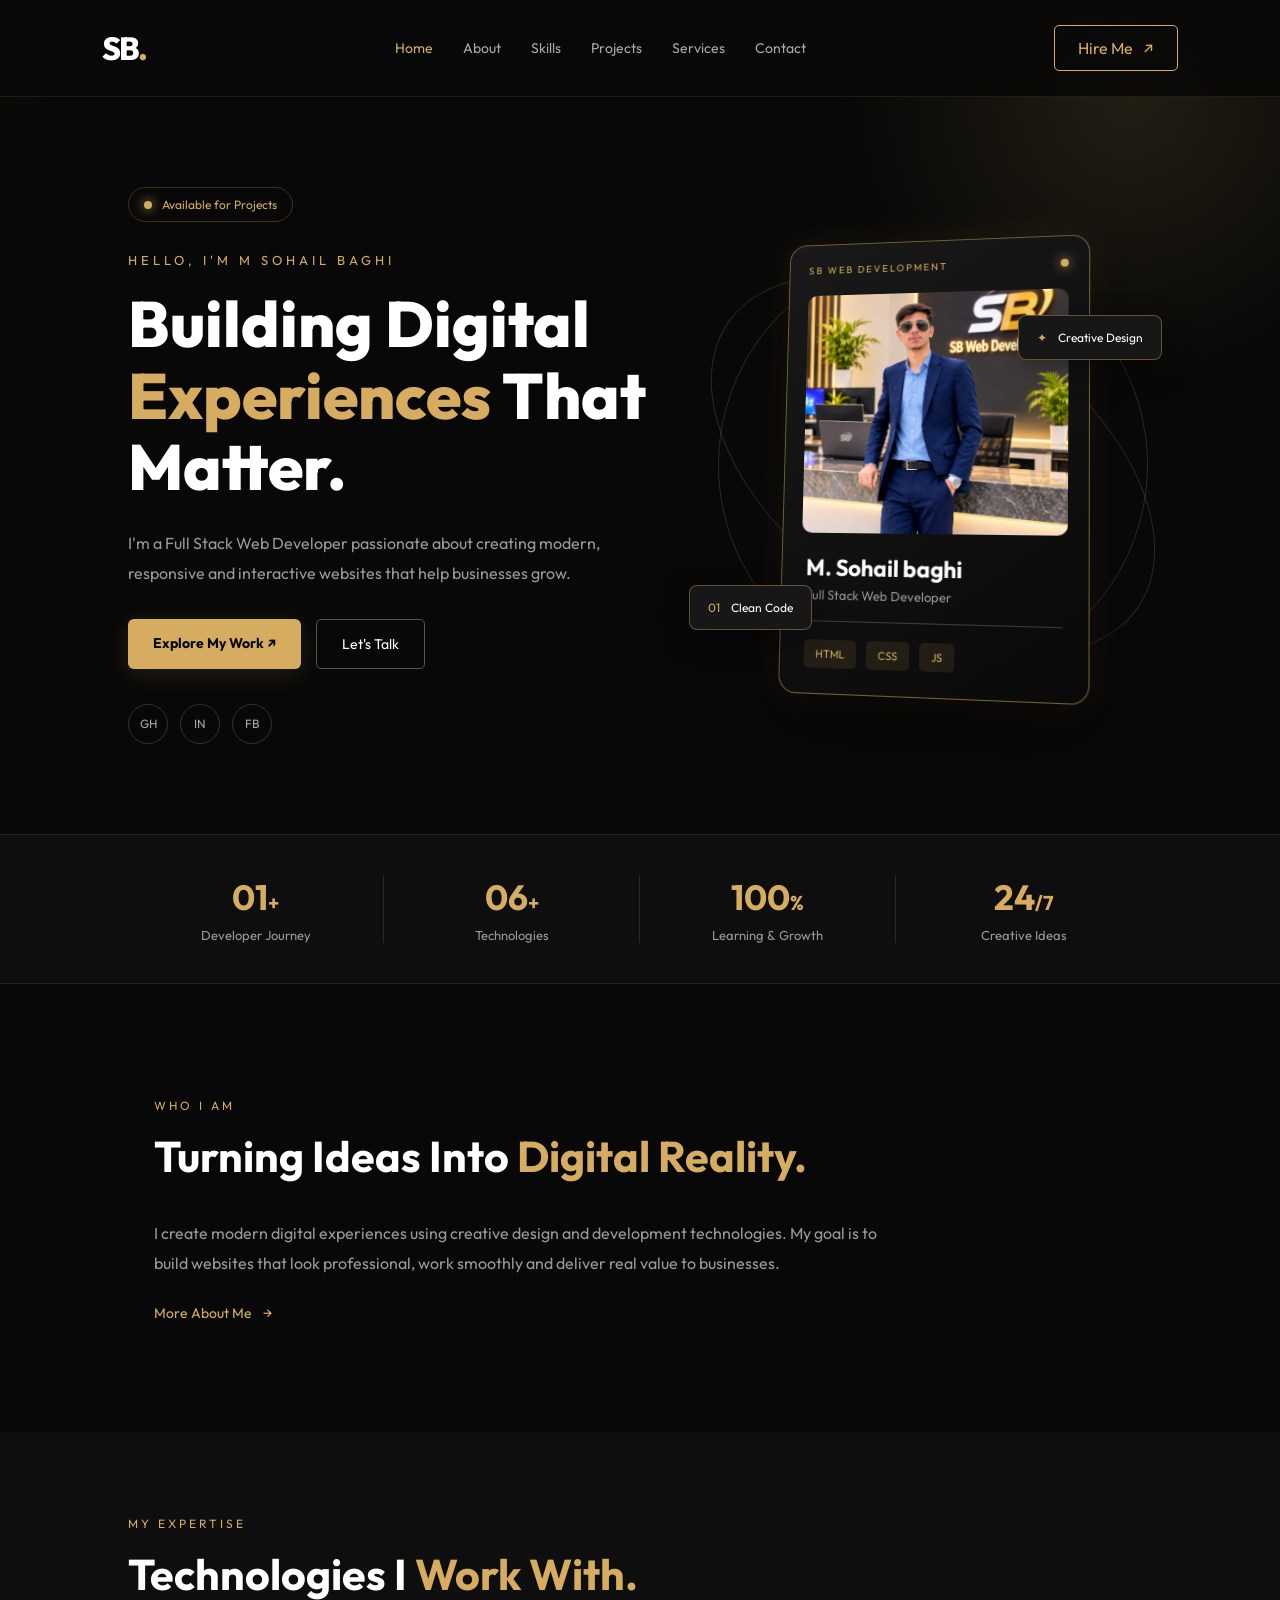
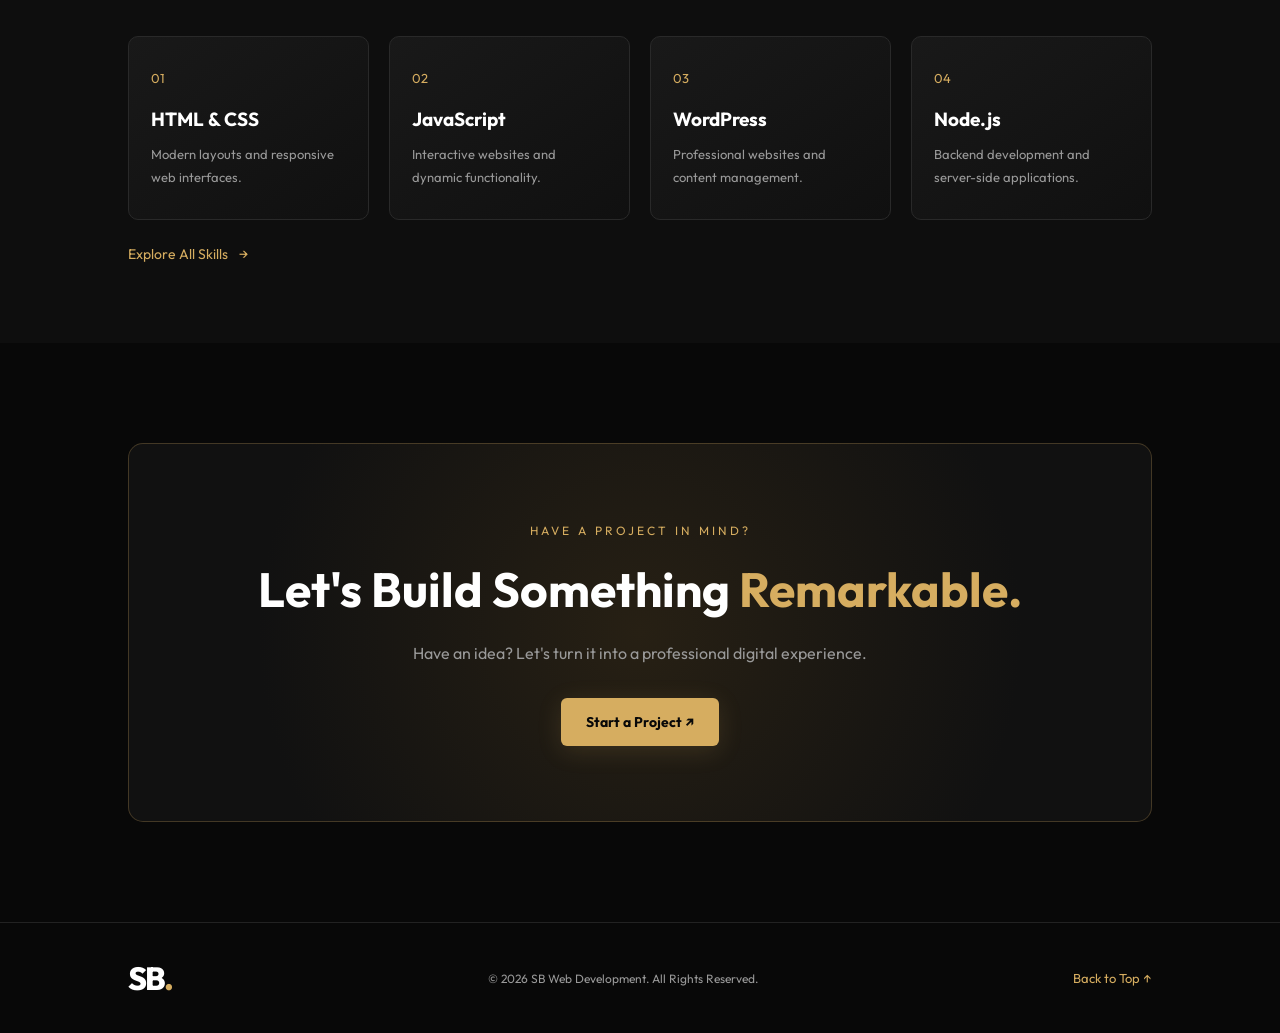
<file: index.html>
<!DOCTYPE html>
<html lang="en">
<head>
    <meta charset="UTF-8">
    <meta name="viewport" content="width=device-width, initial-scale=1.0">

    <title>Muhammad Sohail | SB Web Development</title>

    <meta name="description" content="M. Sohail Baghi - SB Web Development. Explore modern web development projects, website design, e-commerce solutions, and development services.">

    <meta name="author" content="M. Sohail Baghi">

    <meta name="theme-color" content="#080808">

    <meta name="description" content="Muhammad Sohail - Full Stack Web Developer. Professional website development, e-commerce and web solutions.">

    <link rel="stylesheet" href="css/style.css">

    <!-- Google Font -->
    <link rel="preconnect" href="https://fonts.googleapis.com">
    <link rel="preconnect" href="https://fonts.gstatic.com" crossorigin>

    <link href="https://fonts.googleapis.com/css2?family=Outfit:wght@300;400;500;600;700;800&display=swap" rel="stylesheet">
</head>

<body>

    <!-- Background Effects -->
    <div class="background-glow"></div>
    <div class="cursor-glow"></div>

    <!-- Navbar -->
    <header class="header">

        <a href="index.html" class="logo">
            SB<span>.</span>
        </a>

        <nav class="navbar" id="navbar">
            <a href="index.html" class="active">Home</a>
            <a href="about.html">About</a>
            <a href="skills.html">Skills</a>
            <a href="projects.html">Projects</a>
            <a href="services.html">Services</a>
            <a href="contact.html">Contact</a>
        </nav>

        <a href="contact.html" class="nav-btn">
            Hire Me <span>↗</span>
        </a>

        <button class="menu-btn" id="menu-btn" aria-label="Toggle navigation">
            ☰
        </button>

    </header>


    <!-- Hero Section -->
    <main>

        <section class="hero">

            <!-- Hero Content -->
            <div class="hero-content">

                <div class="availability">
                    <span class="status-dot"></span>
                    Available for Projects
                </div>

                <p class="hero-subtitle">
                    HELLO, I'M M SOHAIL BAGHI
                </p>

                <h1>
                    Building Digital
                    <span>Experiences</span>
                    That Matter.
                </h1>

                <p class="hero-description">
                    I'm a Full Stack Web Developer passionate about
                    creating modern, responsive and interactive
                    websites that help businesses grow.
                </p>

                <div class="hero-buttons">

                    <a href="projects.html" class="primary-btn">
                        Explore My Work <span>↗</span>
                    </a>

                    <a href="contact.html" class="secondary-btn">
                        Let's Talk
                    </a>

                </div>

                <!-- Social Links -->
                <div class="social-links">

                    <a href="#" aria-label="GitHub">GH</a>
                    <a href="#" aria-label="LinkedIn">IN</a>
                    <a href="#" aria-label="Facebook">FB</a>

                </div>

            </div>


            <!-- 3D Profile Area -->
            <div class="hero-visual">

                <div class="orbit orbit-one"></div>
                <div class="orbit orbit-two"></div>

                <div class="profile-card">

                    <div class="card-top">
                        <span>SB WEB DEVELOPMENT</span>
                        <span class="gold-dot"></span>
                    </div>

                    <div class="profile-image">
                        <img src="css/image/baghi4.jpeg"
                             alt="M. Sohail Baghi- Web Developer">
                    </div>

                    <div class="profile-info">

                        <h2>M. Sohail baghi</h2>

                        <p>Full Stack Web Developer</p>

                        <div class="profile-line"></div>

                        <div class="profile-tech">
                            <span>HTML</span>
                            <span>CSS</span>
                            <span>JS</span>
                        </div>

                    </div>

                </div>


                <!-- Floating Elements -->
                <div class="floating-card floating-one">
                    <span>✦</span>
                    Creative Design
                </div>

                <div class="floating-card floating-two">
                    <span>01</span>
                    Clean Code
                </div>

            </div>

        </section>


        <!-- Statistics -->
        <section class="stats">

            <div class="stat-item">
                <h2>01<span>+</span></h2>
                <p>Developer Journey</p>
            </div>

            <div class="stat-item">
                <h2>06<span>+</span></h2>
                <p>Technologies</p>
            </div>

            <div class="stat-item">
                <h2>100<span>%</span></h2>
                <p>Learning & Growth</p>
            </div>

            <div class="stat-item">
                <h2>24<span>/7</span></h2>
                <p>Creative Ideas</p>
            </div>

        </section>


        <!-- Introduction -->
        <section class="intro-section">

            <div class="section-heading">
                <span class="section-label">WHO I AM</span>

                <h2>
                    Turning Ideas Into
                    <span>Digital Reality.</span>
                </h2>
            </div>

            <p>
                I create modern digital experiences using creative
                design and development technologies. My goal is to
                build websites that look professional, work smoothly
                and deliver real value to businesses.
            </p>

            <a href="about.html" class="text-link">
                More About Me <span>→</span>
            </a>

        </section>


        <!-- Featured Skills -->
        <section class="featured-skills">

            <div class="section-heading">
                <span class="section-label">MY EXPERTISE</span>
                <h2>Technologies I <span>Work With.</span></h2>
            </div>

            <div class="skills-grid">

                <div class="skill-card">
                    <span class="skill-number">01</span>
                    <h3>HTML & CSS</h3>
                    <p>Modern layouts and responsive web interfaces.</p>
                </div>

                <div class="skill-card">
                    <span class="skill-number">02</span>
                    <h3>JavaScript</h3>
                    <p>Interactive websites and dynamic functionality.</p>
                </div>

                <div class="skill-card">
                    <span class="skill-number">03</span>
                    <h3>WordPress</h3>
                    <p>Professional websites and content management.</p>
                </div>

                <div class="skill-card">
                    <span class="skill-number">04</span>
                    <h3>Node.js</h3>
                    <p>Backend development and server-side applications.</p>
                </div>

            </div>

            <a href="skills.html" class="text-link">
                Explore All Skills <span>→</span>
            </a>

        </section>


        <!-- CTA -->
        <section class="cta-section">

            <span class="section-label">HAVE A PROJECT IN MIND?</span>

            <h2>
                Let's Build Something
                <span>Remarkable.</span>
            </h2>

            <p>
                Have an idea? Let's turn it into a professional
                digital experience.
            </p>

            <a href="contact.html" class="primary-btn">
                Start a Project <span>↗</span>
            </a>

        </section>

    </main>


    <!-- Footer -->
    <footer class="footer">

        <a href="index.html" class="logo">
            SB<span>.</span>
        </a>

        <p>
            © 2026 SB Web Development. All Rights Reserved.
        </p>

        <a href="#top" class="back-top">Back to Top ↑</a>

    </footer>


    <script src="js/script.js"></script>

</body>
</html>
</file>
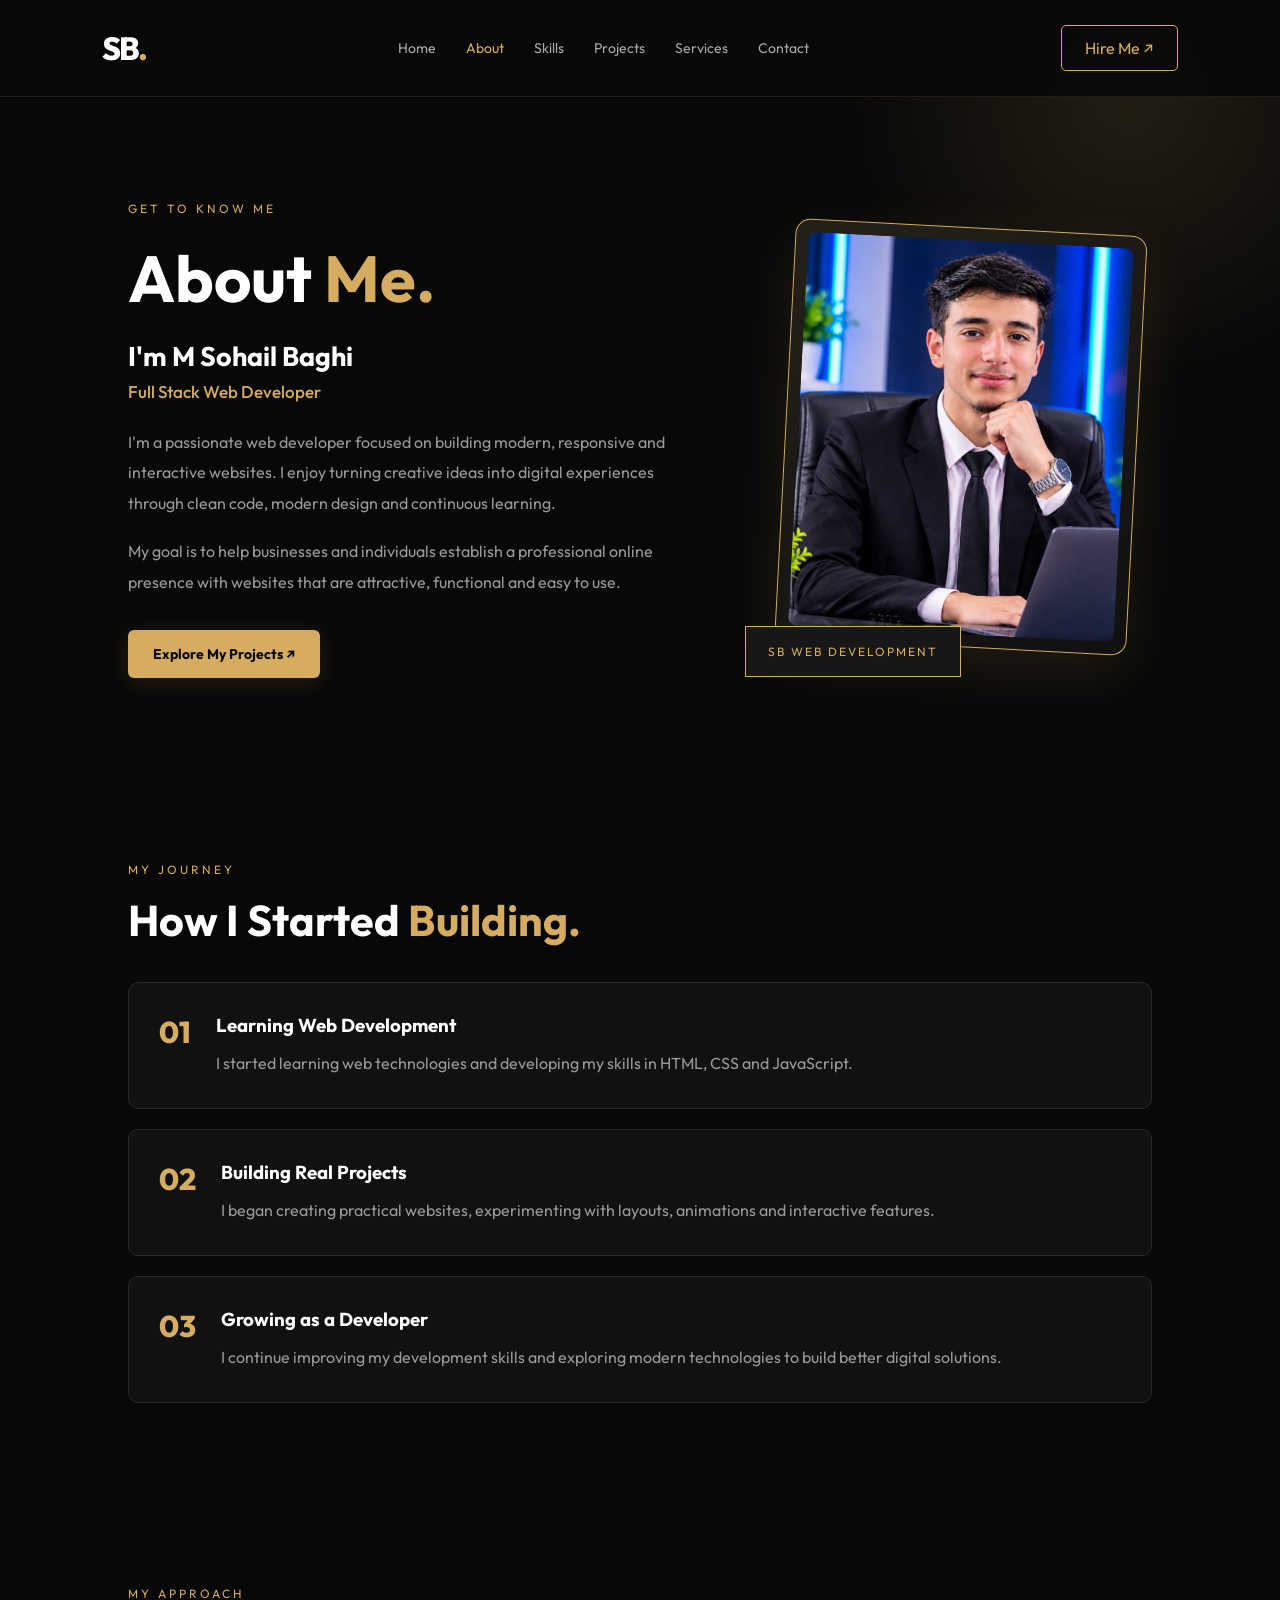
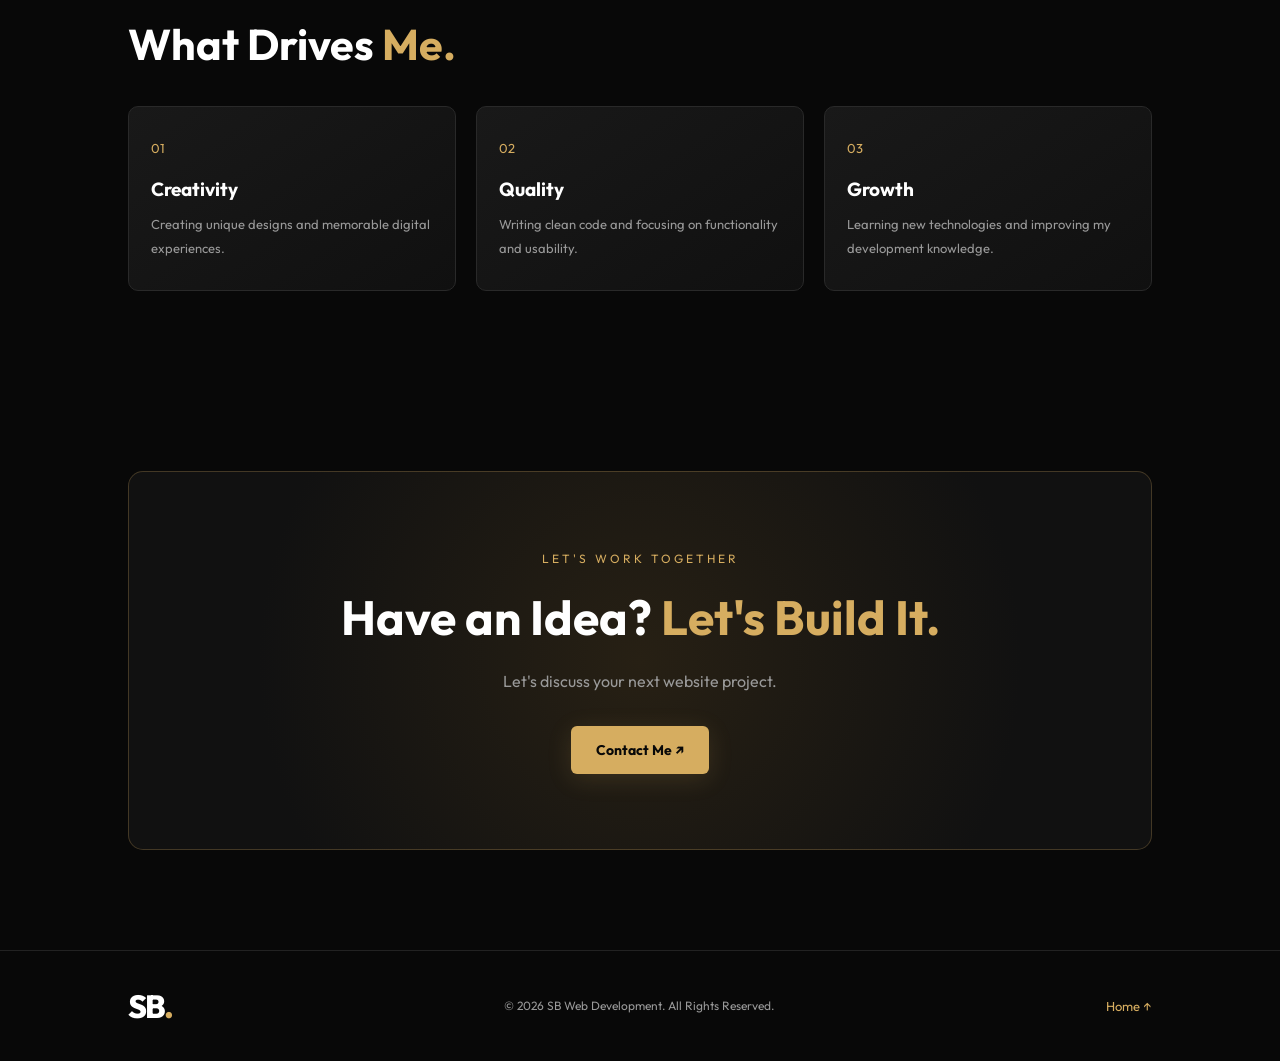
<file: about.html>
<!DOCTYPE html>
<html lang="en">
<head>
    <meta charset="UTF-8">
    <meta name="viewport" content="width=device-width, initial-scale=1.0">

    <title>About Me | SB Web Development</title>
     <link rel="icon" type="image/png" href="css/image/logo.jpeg">

<meta name="description" content="M. Sohail Baghi - SB Web Development. Explore modern web development projects, website design, e-commerce solutions, and development services.">

<meta name="author" content="M. Sohail Baghi">

<meta name="theme-color" content="#080808">


    <link rel="stylesheet" href="css/style.css">

    <link href="https://fonts.googleapis.com/css2?family=Outfit:wght@300;400;500;600;700;800&display=swap" rel="stylesheet">
</head>

<body>

    <div class="background-glow"></div>

    <!-- Navbar -->
    <header class="header">

        <a href="index.html" class="logo">SB<span>.</span></a>

        <nav class="navbar" id="navbar">
            <a href="index.html">Home</a>
            <a href="about.html" class="active">About</a>
            <a href="skills.html">Skills</a>
            <a href="projects.html">Projects</a>
            <a href="services.html">Services</a>
            <a href="contact.html">Contact</a>
        </nav>

        <a href="contact.html" class="nav-btn">Hire Me ↗</a>

        <button class="menu-btn" id="menu-btn">☰</button>

    </header>


    <!-- About Hero -->
    <main>

        <section class="about-hero">

            <div class="about-content">

                <span class="section-label">GET TO KNOW ME</span>

                <h1>
                    About <span>Me.</span>
                </h1>

                <h2>I'm M Sohail Baghi</h2>

                <h3>Full Stack Web Developer</h3>

                <p>
                    I'm a passionate web developer focused on building
                    modern, responsive and interactive websites.

                    I enjoy turning creative ideas into digital
                    experiences through clean code, modern design
                    and continuous learning.
                </p>

                <p>
                    My goal is to help businesses and individuals
                    establish a professional online presence with
                    websites that are attractive, functional and easy
                    to use.
                </p>

                <a href="projects.html" class="primary-btn">
                    Explore My Projects ↗
                </a>

            </div>

            <div class="about-visual">

                <div class="about-image-frame">
                    <img src="css/image/baghi3.jpeg"
                         alt="M. Sohail Baghi">
                </div>

                <div class="about-decoration">
                    SB WEB DEVELOPMENT
                </div>

            </div>

        </section>


        <!-- My Journey -->
        <section class="journey-section">

            <div class="section-heading">
                <span class="section-label">MY JOURNEY</span>
                <h2>How I Started <span>Building.</span></h2>
            </div>

            <div class="journey-card">

                <span class="journey-number">01</span>

                <div>
                    <h3>Learning Web Development</h3>

                    <p>
                        I started learning web technologies and
                        developing my skills in HTML, CSS and
                        JavaScript.
                    </p>
                </div>

            </div>

            <div class="journey-card">

                <span class="journey-number">02</span>

                <div>
                    <h3>Building Real Projects</h3>

                    <p>
                        I began creating practical websites,
                        experimenting with layouts, animations
                        and interactive features.
                    </p>
                </div>

            </div>

            <div class="journey-card">

                <span class="journey-number">03</span>

                <div>
                    <h3>Growing as a Developer</h3>

                    <p>
                        I continue improving my development skills
                        and exploring modern technologies to
                        build better digital solutions.
                    </p>
                </div>

            </div>

        </section>


        <!-- Personal Goals -->
        <section class="goals-section">

            <div class="section-heading">
                <span class="section-label">MY APPROACH</span>
                <h2>What Drives <span>Me.</span></h2>
            </div>

            <div class="goals-grid">

                <div class="skill-card">
                    <span class="skill-number">01</span>
                    <h3>Creativity</h3>
                    <p>
                        Creating unique designs and memorable
                        digital experiences.
                    </p>
                </div>

                <div class="skill-card">
                    <span class="skill-number">02</span>
                    <h3>Quality</h3>
                    <p>
                        Writing clean code and focusing on
                        functionality and usability.
                    </p>
                </div>

                <div class="skill-card">
                    <span class="skill-number">03</span>
                    <h3>Growth</h3>
                    <p>
                        Learning new technologies and improving
                        my development knowledge.
                    </p>
                </div>

            </div>

        </section>


        <!-- Contact CTA -->
        <section class="cta-section">

            <span class="section-label">LET'S WORK TOGETHER</span>

            <h2>
                Have an Idea?
                <span>Let's Build It.</span>
            </h2>

            <p>
                Let's discuss your next website project.
            </p>

            <a href="contact.html" class="primary-btn">
                Contact Me ↗
            </a>

        </section>

    </main>


    <!-- Footer -->
    <footer class="footer">

        <a href="index.html" class="logo">SB<span>.</span></a>

        <p>© 2026 SB Web Development. All Rights Reserved.</p>

        <a href="index.html" class="back-top">Home ↑</a>

    </footer>

    <script src="js/script.js"></script>

</body>
</html>
</file>
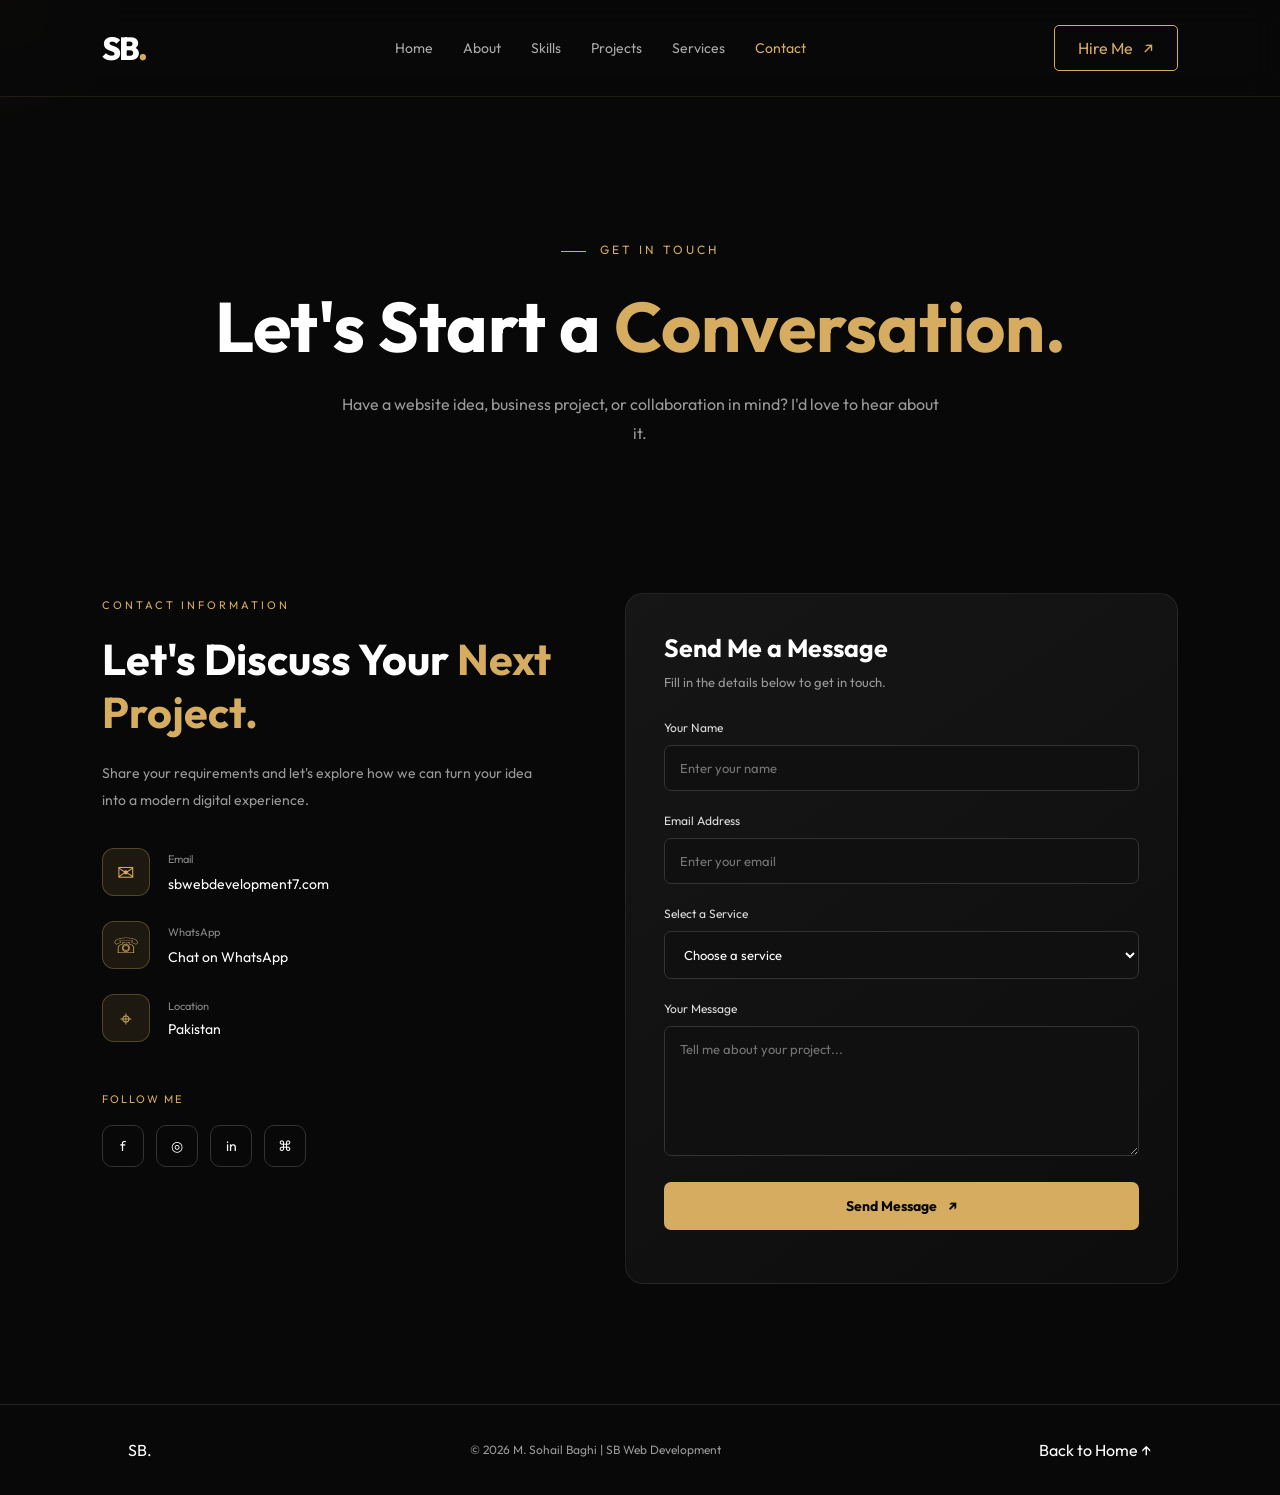
<file: contact.html>
<!DOCTYPE html>
<html lang="en">
<head>
    <meta charset="UTF-8">
    <meta name="viewport" content="width=device-width, initial-scale=1.0">

    <title>Contact | M. Sohail Baghi</title>
      <link rel="icon" type="image/png" href="css/image/logo.jpeg">

<meta name="description" content="M. Sohail Baghi - SB Web Development. Explore modern web development projects, website design, e-commerce solutions, and development services.">

<meta name="author" content="M. Sohail Baghi">

<meta name="theme-color" content="#080808">


    <link rel="stylesheet" href="css/style.css">
</head>

<body>

    <div class="cursor-glow"></div>

    <!-- NAVBAR -->
     <header class="header">
        <a href="index.html" class="logo">
            SB<span>.</span>
        </a>

        <nav class="navbar" id="navbar">
            <a href="index.html">Home</a>
            <a href="about.html">About</a>
            <a href="skills.html">Skills</a>
            <a href="projects.html" class="active">Projects</a>
            <a href="services.html">Services</a>
            <a href="contact.html">Contact</a>
        </nav>

        <a href="contact.html" class="nav-btn">
            Hire Me <span>↗</span>
        </a>

         <button class="menu-btn" id="menu-btn" aria-label="Toggle navigation">
            ☰
        </button>

    </header>


    <!-- CONTACT HERO -->
    <section class="contact-hero">

        <div class="section-label">
            <span></span> GET IN TOUCH
        </div>

        <h1>
            Let's Start a <span>Conversation.</span>
        </h1>

        <p>
            Have a website idea, business project,
            or collaboration in mind? I'd love to hear
            about it.
        </p>

    </section>


    <!-- CONTACT SECTION -->
    <section class="contact-section">

        <!-- LEFT SIDE -->
        <div class="contact-details">

            <span class="small-heading">CONTACT INFORMATION</span>

            <h2>
                Let's Discuss Your
                <span>Next Project.</span>
            </h2>

            <p class="contact-description">
                Share your requirements and let's explore
                how we can turn your idea into a modern
                digital experience.
            </p>


            <div class="contact-item">

                <div class="contact-icon">✉</div>

                <div>
                    <span>Email</span>
                    <a href="mailto:sbwebdevelopment7.com">
                       sbwebdevelopment7.com
                    </a>
                </div>

            </div>


            <div class="contact-item">

                <div class="contact-icon">☏</div>

                <div>
                    <span>WhatsApp</span>
                    <a href="https://wa.me/03355116713"
                       target="_blank"
                       rel="noopener">
                        Chat on WhatsApp
                    </a>
                </div>

            </div>


            <div class="contact-item">

                <div class="contact-icon">⌖</div>

                <div>
                    <span>Location</span>
                    <p>Pakistan</p>
                </div>

            </div>


            <div class="contact-socials">

                <span>FOLLOW ME</span>

                <div>
                    <a href="https://www.facebook.com/profile.php?id=61596204847535" aria-label="Facebook">f</a>
                    <a href="https://www.instagram.com/sb.web.development?obrf=MThwdzhqandjemsxdw==" aria-label="Instagram">◎</a>
                    <a href="#" aria-label="LinkedIn">in</a>
                    <a href="#" aria-label="GitHub">⌘</a>
                </div>

            </div>

        </div>


        <!-- RIGHT SIDE FORM -->
        <div class="contact-form-box">

            <h3>Send Me a Message</h3>

            <p>Fill in the details below to get in touch.</p>

            <form id="contactForm">

                <div class="form-group">

                    <label for="name">Your Name</label>

                    <input
                        type="text"
                        id="name"
                        name="name"
                        placeholder="Enter your name"
                        required
                    >

                </div>


                <div class="form-group">

                    <label for="email">Email Address</label>

                    <input
                        type="email"
                        id="email"
                        name="email"
                        placeholder="Enter your email"
                        required
                    >

                </div>


                <div class="form-group">

                    <label for="service">Select a Service</label>

                    <select id="service" name="service" required>

                        <option value="">Choose a service</option>
                        <option>Business Website</option>
                        <option>E-commerce Website</option>
                        <option>Responsive Web Design</option>
                        <option>Website Maintenance</option>
                        <option>Other</option>

                    </select>

                </div>


                <div class="form-group">

                    <label for="message">Your Message</label>

                    <textarea
                        id="message"
                        name="message"
                        rows="5"
                        placeholder="Tell me about your project..."
                        required
                    ></textarea>

                </div>


                <button type="submit" class="contact-submit">
                    Send Message <span>↗</span>
                </button>

                <p id="form-status" class="form-status" aria-live="polite"></p>

            </form>

        </div>

    </section>


    <!-- FOOTER -->
    <footer class="footer">

        <div class="footer-logo">SB<span>.</span></div>

        <p>
            © <span id="year"></span> M. Sohail Baghi |
            SB Web Development
        </p>

        <a href="index.html">Back to Home ↑</a>

    </footer>


    <script src="js/script.js"></script>

</body>
</html>
</file>
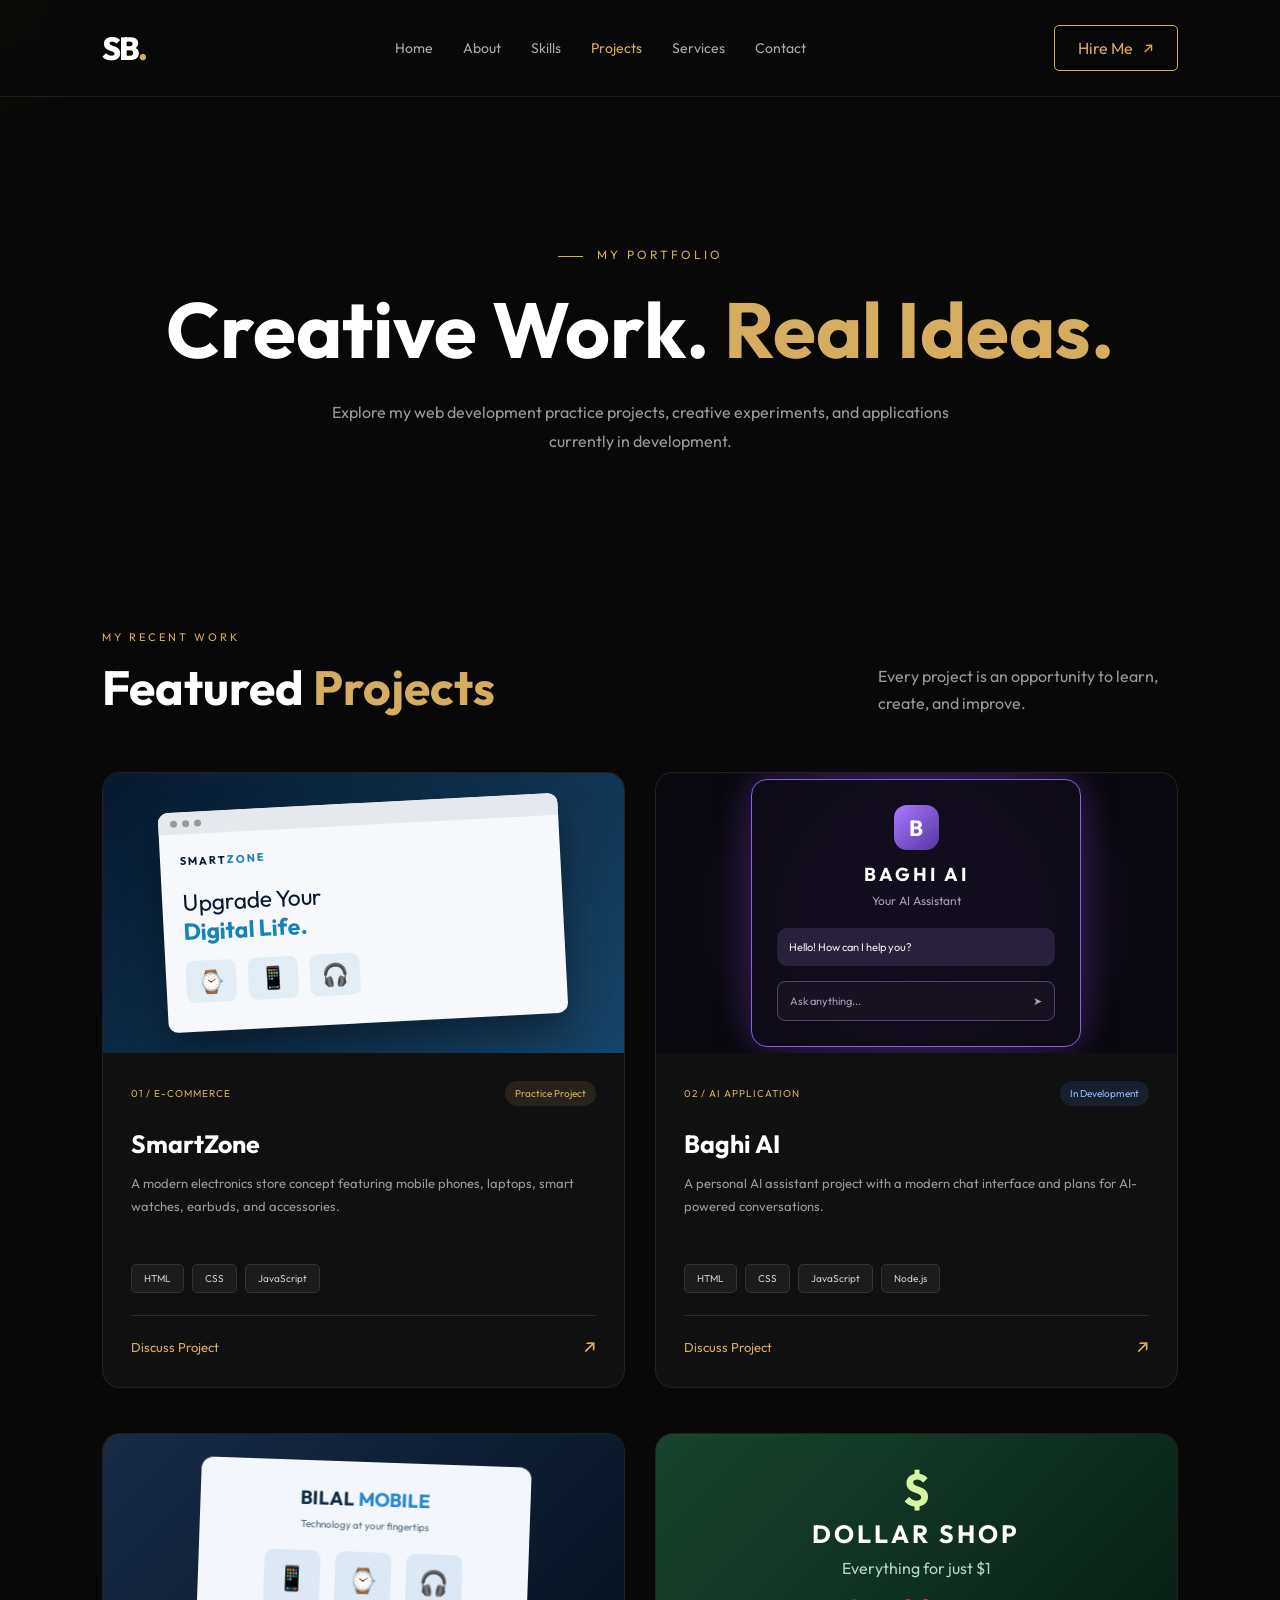
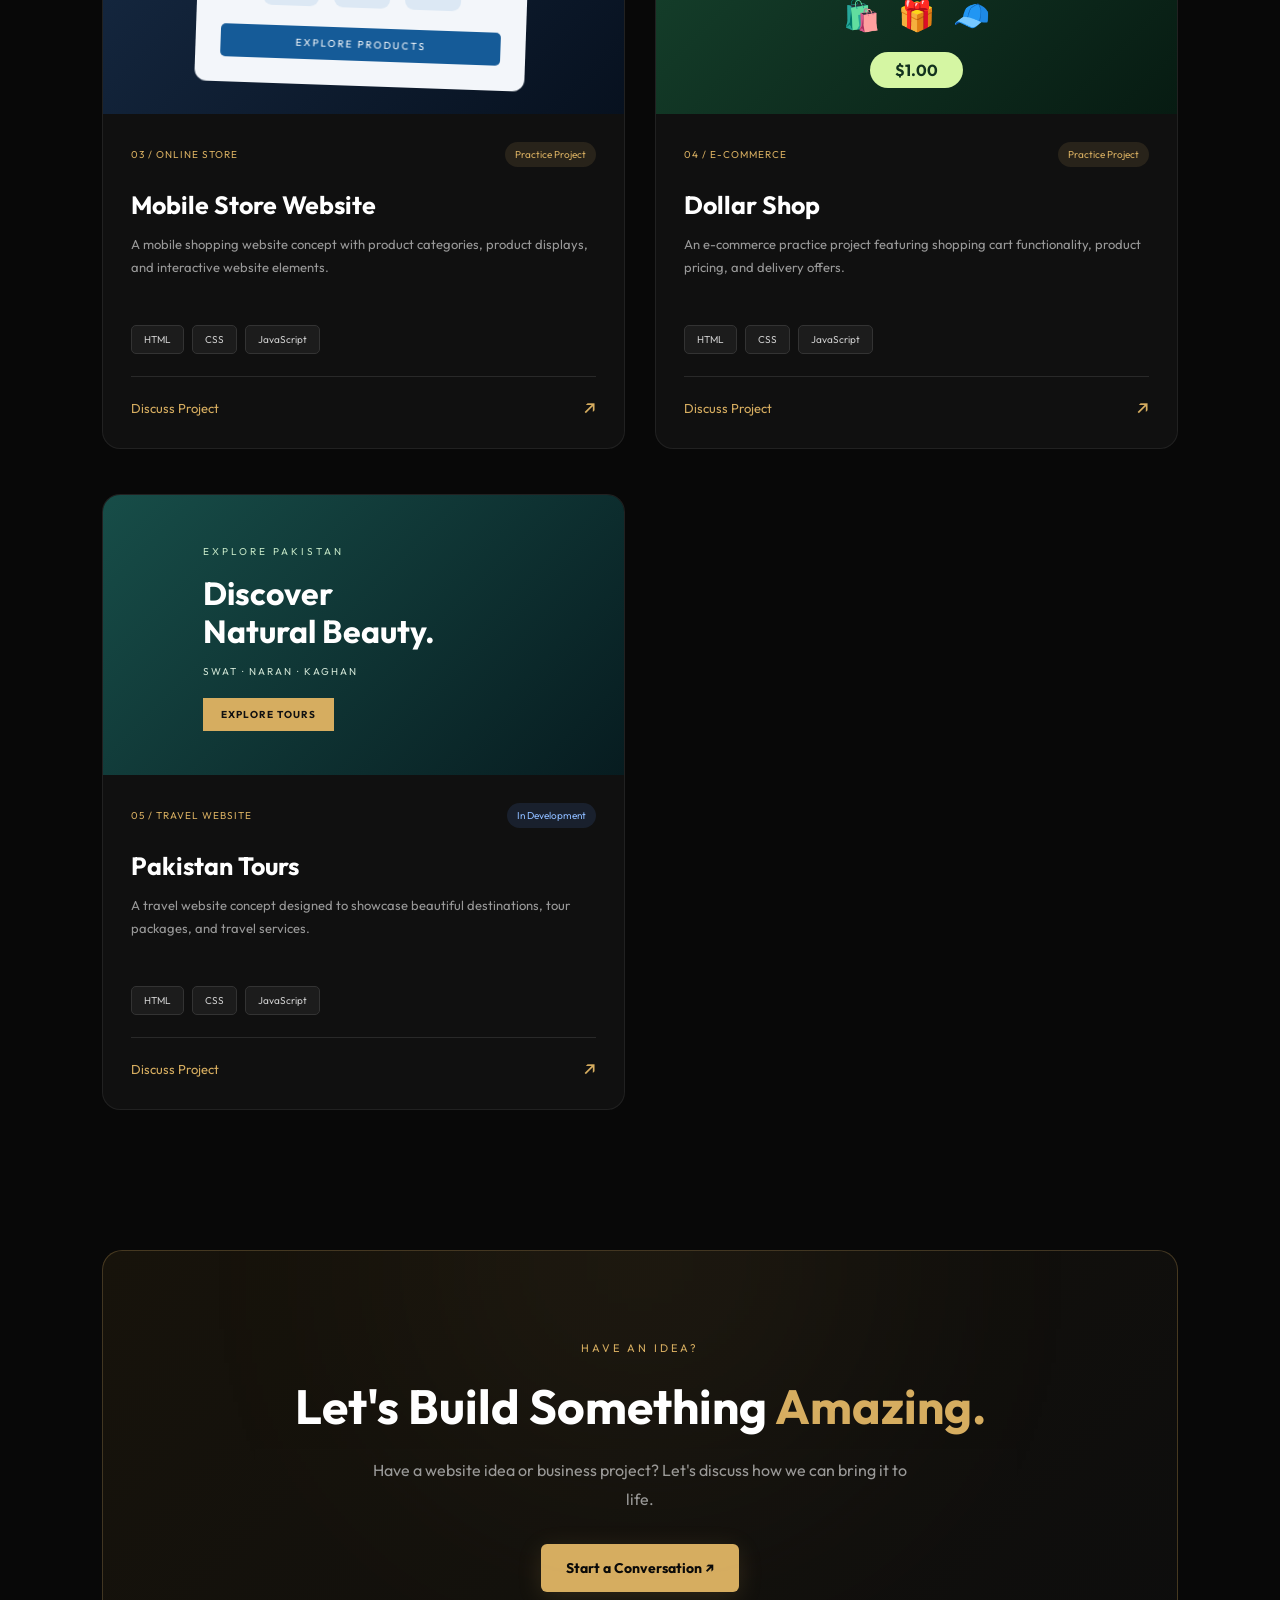
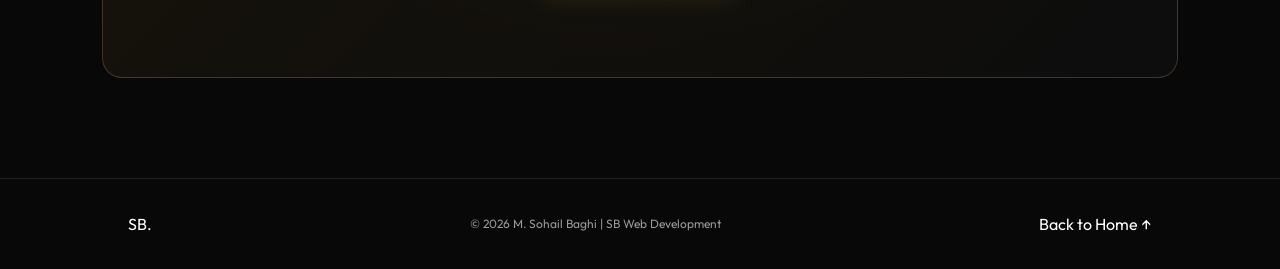
<file: projects.html>
<!DOCTYPE html>
<html lang="en">
<head>
    <meta charset="UTF-8">
    <meta name="viewport" content="width=device-width, initial-scale=1.0">

    <title>My Projects | M. Sohail Baghi</title>
      <link rel="icon" type="image/png" href="css/image/logo.jpeg">

<meta name="description" content="M. Sohail Baghi - SB Web Development. Explore modern web development projects, website design, e-commerce solutions, and development services.">

<meta name="author" content="M. Sohail Baghi">

<meta name="theme-color" content="#080808">


    <link rel="stylesheet" href="css/style.css">
</head>

<body>

    <div class="cursor-glow"></div>

    <!-- NAVBAR -->
    <header class="header">
        <a href="index.html" class="logo">
            SB<span>.</span>
        </a>

        <nav class="navbar" id="navbar">
            <a href="index.html">Home</a>
            <a href="about.html">About</a>
            <a href="skills.html">Skills</a>
            <a href="projects.html" class="active">Projects</a>
            <a href="services.html">Services</a>
            <a href="contact.html">Contact</a>
        </nav>

        <a href="contact.html" class="nav-btn">
            Hire Me <span>↗</span>
        </a>

         <button class="menu-btn" id="menu-btn" aria-label="Toggle navigation">
            ☰
        </button>

    </header>


    <!-- PROJECTS HERO -->
    <section class="projects-hero">

        <div class="section-label">
            <span></span> MY PORTFOLIO
        </div>

        <h1>
            Creative Work.
            <span>Real Ideas.</span>
        </h1>

        <p>
            Explore my web development practice projects,
            creative experiments, and applications currently
            in development.
        </p>

    </section>


    <!-- PROJECTS SECTION -->
    <section class="projects-section">

        <div class="projects-heading">
            <div>
                <span class="small-heading">MY RECENT WORK</span>
                <h2>Featured <span>Projects</span></h2>
            </div>

            <p>
                Every project is an opportunity to learn,
                create, and improve.
            </p>
        </div>


        <div class="projects-grid">


            <!-- PROJECT 1 -->
            <article class="project-card">

                <div class="project-preview preview-smartzone">
                    <div class="preview-browser">
                        <div class="browser-top">
                            <span></span>
                            <span></span>
                            <span></span>
                        </div>

                        <div class="smartzone-content">
                            <div class="smartzone-logo">SMART<span>ZONE</span></div>
                            <div class="smartzone-title">
                                Upgrade Your<br>
                                <strong>Digital Life.</strong>
                            </div>

                            <div class="smartzone-products">
                                <div>⌚</div>
                                <div>📱</div>
                                <div>🎧</div>
                            </div>
                        </div>
                    </div>
                </div>

                <div class="project-info">

                    <div class="project-meta">
                        <span>01 / E-COMMERCE</span>
                        <span class="project-status">Practice Project</span>
                    </div>

                    <h3>SmartZone</h3>

                    <p>
                        A modern electronics store concept featuring
                        mobile phones, laptops, smart watches,
                        earbuds, and accessories.
                    </p>

                    <div class="project-tech">
                        <span>HTML</span>
                        <span>CSS</span>
                        <span>JavaScript</span>
                    </div>

                    <a href="contact.html" class="project-link">
                        Discuss Project <span>↗</span>
                    </a>

                </div>

            </article>


            <!-- PROJECT 2 -->
            <article class="project-card">

                <div class="project-preview preview-baghi">

                    <div class="ai-interface">
                        <div class="ai-logo">B</div>

                        <h3>BAGHI AI</h3>

                        <p>Your AI Assistant</p>

                        <div class="ai-message">
                            Hello! How can I help you?
                        </div>

                        <div class="ai-input">
                            Ask anything...
                            <span>➤</span>
                        </div>
                    </div>

                </div>

                <div class="project-info">

                    <div class="project-meta">
                        <span>02 / AI APPLICATION</span>
                        <span class="project-status in-progress">
                            In Development
                        </span>
                    </div>

                    <h3>Baghi AI</h3>

                    <p>
                        A personal AI assistant project with a
                        modern chat interface and plans for
                        AI-powered conversations.
                    </p>

                    <div class="project-tech">
                        <span>HTML</span>
                        <span>CSS</span>
                        <span>JavaScript</span>
                        <span>Node.js</span>
                    </div>

                    <a href="contact.html" class="project-link">
                        Discuss Project <span>↗</span>
                    </a>

                </div>

            </article>


            <!-- PROJECT 3 -->
            <article class="project-card">

                <div class="project-preview preview-mobile">

                    <div class="mobile-store">
                        <h3>BILAL <span>MOBILE</span></h3>

                        <p>Technology at your fingertips</p>

                        <div class="mobile-products">
                            <div>📱</div>
                            <div>⌚</div>
                            <div>🎧</div>
                        </div>

                        <div class="mobile-offer">
                            EXPLORE PRODUCTS
                        </div>
                    </div>

                </div>

                <div class="project-info">

                    <div class="project-meta">
                        <span>03 / ONLINE STORE</span>
                        <span class="project-status">Practice Project</span>
                    </div>

                    <h3>Mobile Store Website</h3>

                    <p>
                        A mobile shopping website concept with
                        product categories, product displays,
                        and interactive website elements.
                    </p>

                    <div class="project-tech">
                        <span>HTML</span>
                        <span>CSS</span>
                        <span>JavaScript</span>
                    </div>

                    <a href="contact.html" class="project-link">
                        Discuss Project <span>↗</span>
                    </a>

                </div>

            </article>


            <!-- PROJECT 4 -->
            <article class="project-card">

                <div class="project-preview preview-dollar">

                    <div class="dollar-store">
                        <span class="dollar-symbol">$</span>

                        <h3>DOLLAR SHOP</h3>

                        <p>Everything for just $1</p>

                        <div class="dollar-products">
                            <span>🛍️</span>
                            <span>🎁</span>
                            <span>🧢</span>
                        </div>

                        <div class="dollar-price">
                            $1.00
                        </div>
                    </div>

                </div>

                <div class="project-info">

                    <div class="project-meta">
                        <span>04 / E-COMMERCE</span>
                        <span class="project-status">Practice Project</span>
                    </div>

                    <h3>Dollar Shop</h3>

                    <p>
                        An e-commerce practice project featuring
                        shopping cart functionality, product
                        pricing, and delivery offers.
                    </p>

                    <div class="project-tech">
                        <span>HTML</span>
                        <span>CSS</span>
                        <span>JavaScript</span>
                    </div>

                    <a href="contact.html" class="project-link">
                        Discuss Project <span>↗</span>
                    </a>

                </div>

            </article>


            <!-- PROJECT 5 -->
            <article class="project-card">

                <div class="project-preview preview-travel">

                    <div class="travel-content">
                        <span>EXPLORE PAKISTAN</span>

                        <h3>Discover<br>Natural Beauty.</h3>

                        <p>SWAT · NARAN · KAGHAN</p>

                        <div class="travel-button">
                            EXPLORE TOURS
                        </div>
                    </div>

                </div>

                <div class="project-info">

                    <div class="project-meta">
                        <span>05 / TRAVEL WEBSITE</span>
                        <span class="project-status in-progress">
                            In Development
                        </span>
                    </div>

                    <h3>Pakistan Tours</h3>

                    <p>
                        A travel website concept designed to
                        showcase beautiful destinations,
                        tour packages, and travel services.
                    </p>

                    <div class="project-tech">
                        <span>HTML</span>
                        <span>CSS</span>
                        <span>JavaScript</span>
                    </div>

                    <a href="contact.html" class="project-link">
                        Discuss Project <span>↗</span>
                    </a>

                </div>

            </article>


        </div>

    </section>


    <!-- CTA SECTION -->
    <section class="projects-cta">

        <div class="cta-glow"></div>

        <span>HAVE AN IDEA?</span>

        <h2>
            Let's Build Something
            <strong>Amazing.</strong>
        </h2>

        <p>
            Have a website idea or business project?
            Let's discuss how we can bring it to life.
        </p>

        <a href="contact.html" class="primary-btn">
            Start a Conversation <span>↗</span>
        </a>

    </section>


    <!-- FOOTER -->
    <footer class="footer">

        <div class="footer-logo">
            SB<span>.</span>
        </div>

        <p>
            © <span id="year"></span> M. Sohail Baghi |
            SB Web Development
        </p>

        <a href="index.html">Back to Home ↑</a>

    </footer>


    <script src="js/script.js"></script>

</body>
</html>
</file>
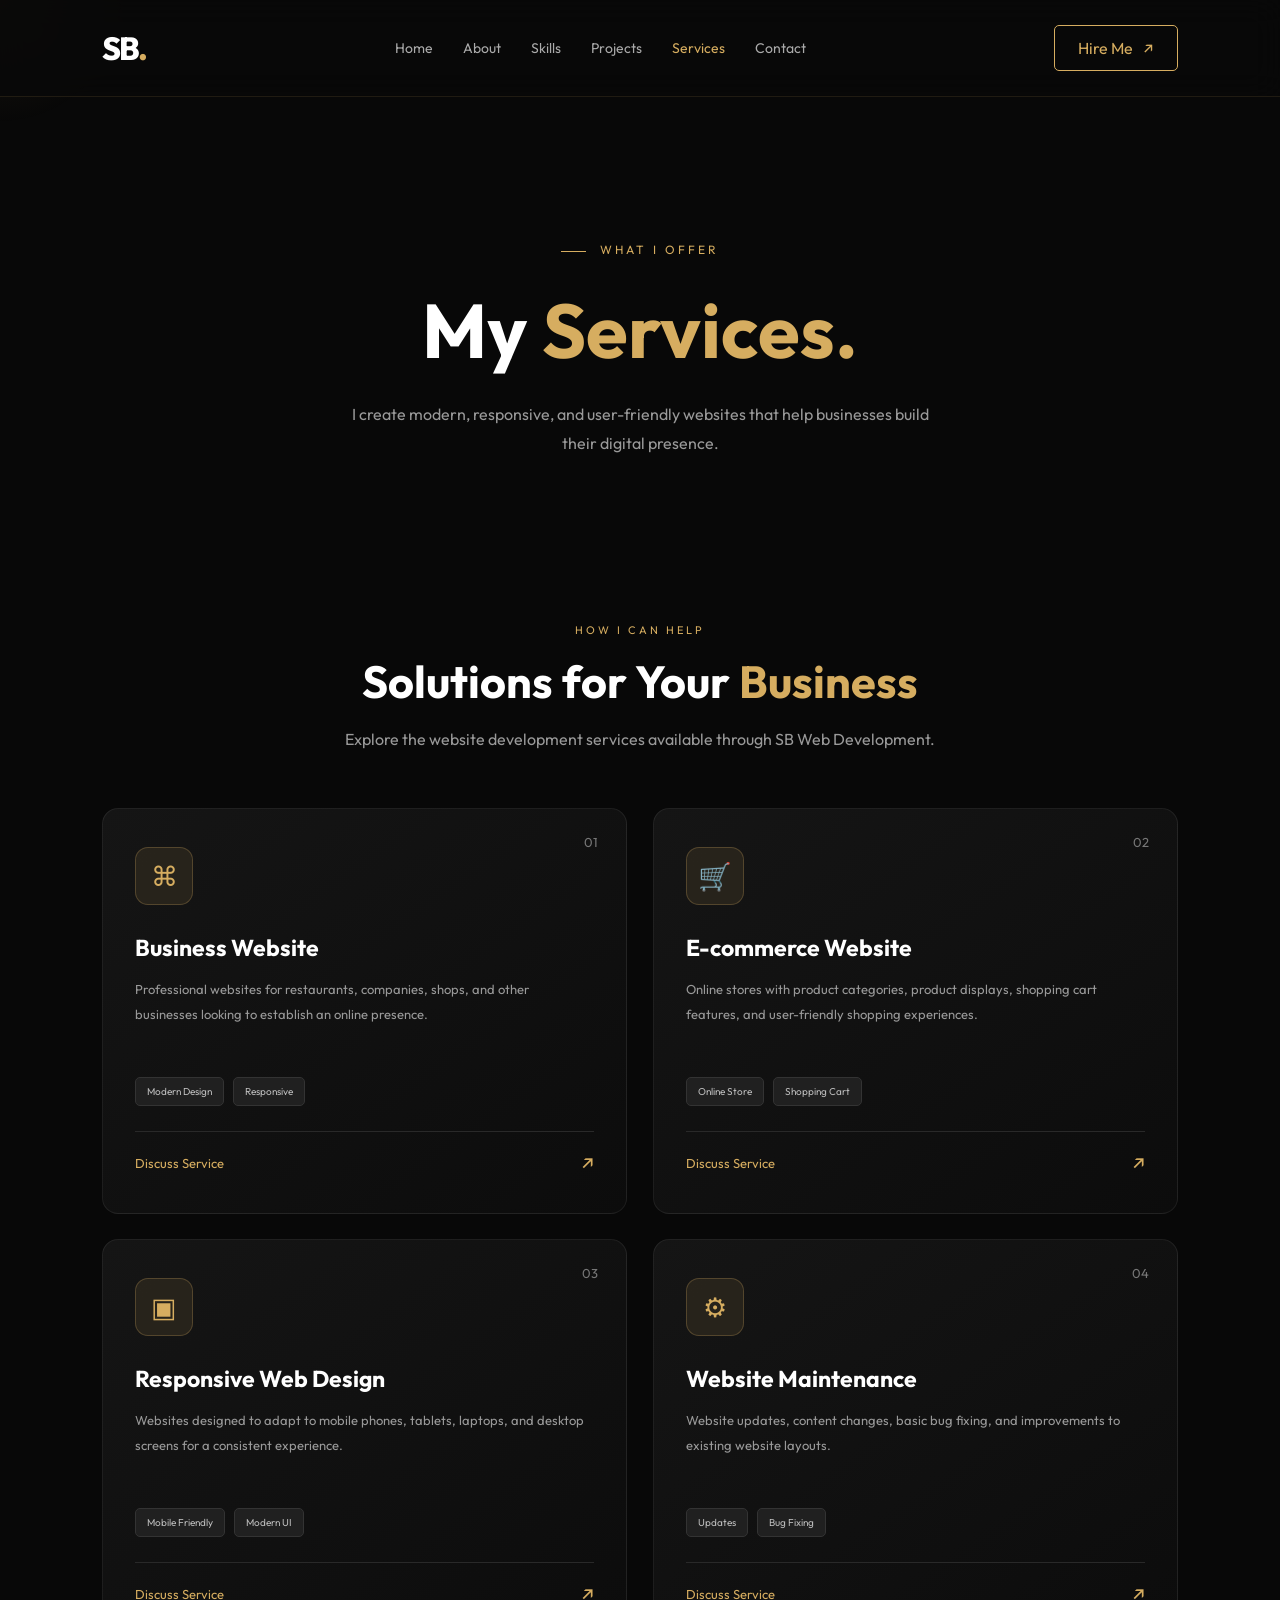
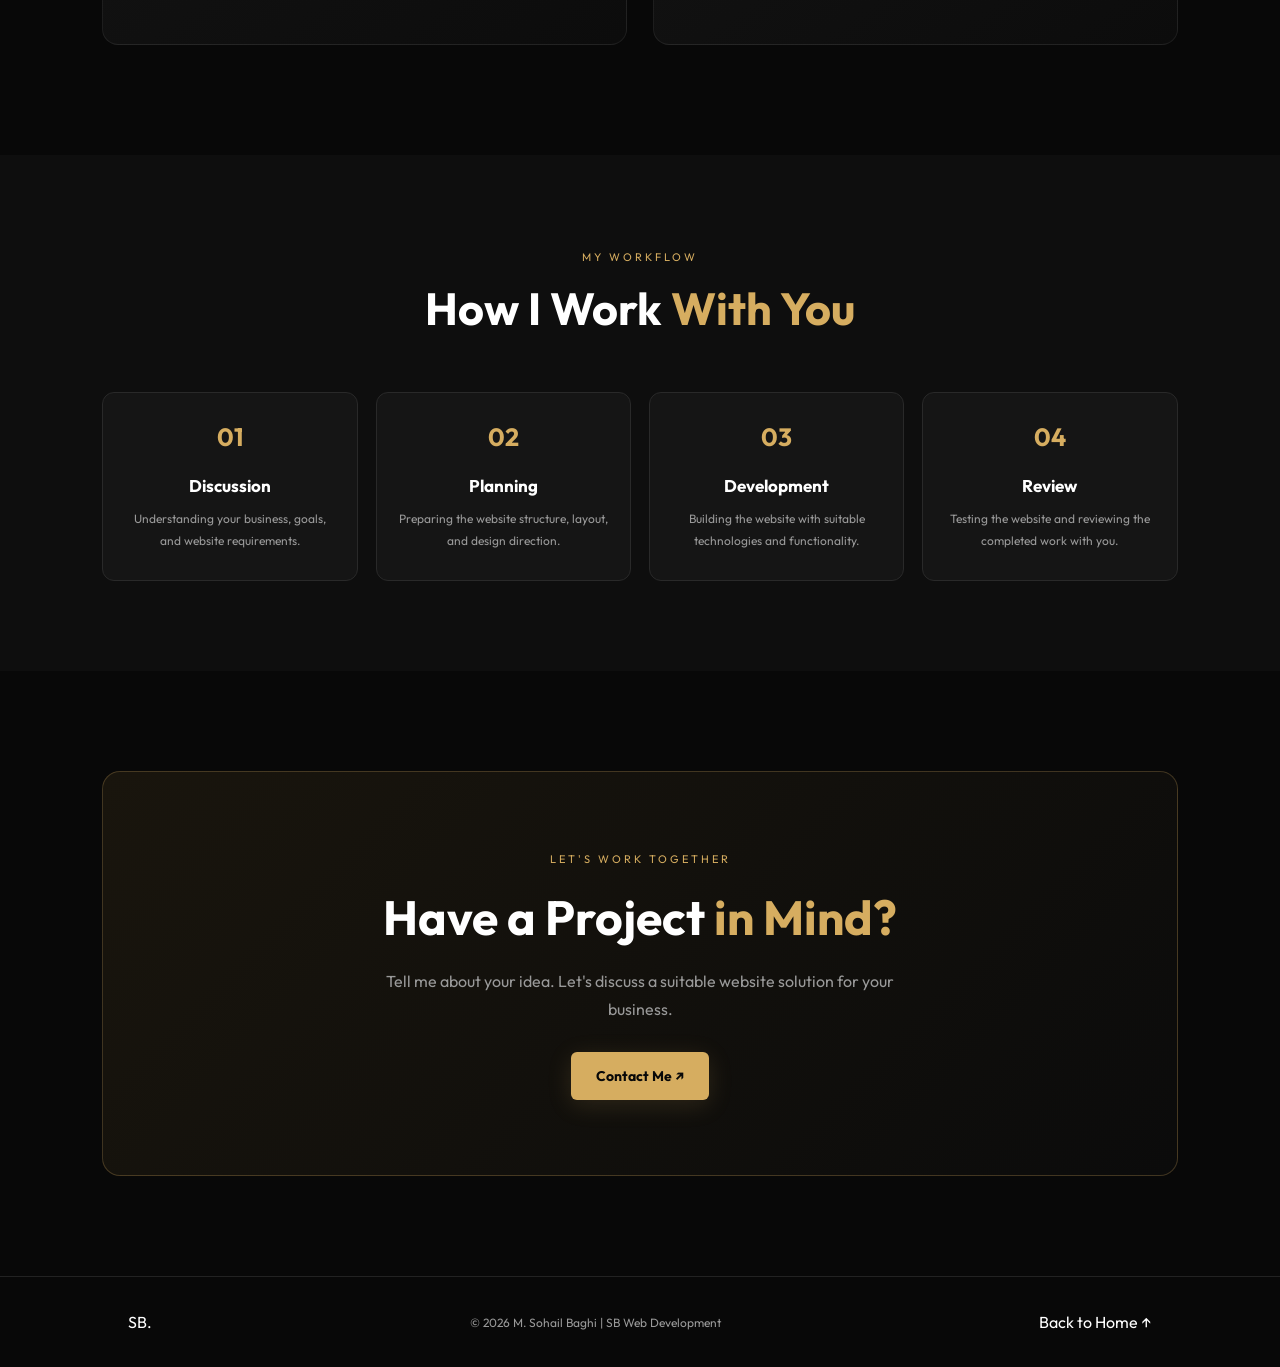
<file: services.html>
<!DOCTYPE html>
<html lang="en">
<head>
    <meta charset="UTF-8">
    <meta name="viewport" content="width=device-width, initial-scale=1.0">

    <title>Services | M. Sohail Baghi</title>
      <link rel="icon" type="image/png" href="css/image/logo.jpeg">

<meta name="description" content="M. Sohail Baghi - SB Web Development. Explore modern web development projects, website design, e-commerce solutions, and development services.">

<meta name="author" content="M. Sohail Baghi">

<meta name="theme-color" content="#080808">


    <link rel="stylesheet" href="css/style.css">
</head>

<body>

    <div class="cursor-glow"></div>

    <!-- NAVBAR -->
  <header class="header">
        <a href="index.html" class="logo">
            SB<span>.</span>
        </a>

        <nav class="navbar" id="navbar">
            <a href="index.html">Home</a>
            <a href="about.html">About</a>
            <a href="skills.html">Skills</a>
            <a href="projects.html" class="active">Projects</a>
            <a href="services.html">Services</a>
            <a href="contact.html">Contact</a>
        </nav>

        <a href="contact.html" class="nav-btn">
            Hire Me <span>↗</span>
        </a>

         <button class="menu-btn" id="menu-btn" aria-label="Toggle navigation">
            ☰
        </button>

    </header>


    <!-- HERO -->
    <section class="services-hero">

        <div class="section-label">
            <span></span> WHAT I OFFER
        </div>

        <h1>
            My <span>Services.</span>
        </h1>

        <p>
            I create modern, responsive, and user-friendly
            websites that help businesses build their
            digital presence.
        </p>

    </section>


    <!-- SERVICES -->
    <section class="services-section">

        <div class="services-heading">
            <span class="small-heading">HOW I CAN HELP</span>
            <h2>Solutions for Your <span>Business</span></h2>
            <p>
                Explore the website development services
                available through SB Web Development.
            </p>
        </div>


        <div class="services-grid">

            <!-- SERVICE 1 -->
            <article class="service-card">

                <div class="service-number">01</div>

                <div class="service-icon">⌘</div>

                <h3>Business Website</h3>

                <p>
                    Professional websites for restaurants,
                    companies, shops, and other businesses
                    looking to establish an online presence.
                </p>

                <div class="service-tags">
                    <span>Modern Design</span>
                    <span>Responsive</span>
                </div>

                <a href="contact.html" class="service-link">
                    Discuss Service <span>↗</span>
                </a>

            </article>


            <!-- SERVICE 2 -->
            <article class="service-card">

                <div class="service-number">02</div>

                <div class="service-icon">🛒</div>

                <h3>E-commerce Website</h3>

                <p>
                    Online stores with product categories,
                    product displays, shopping cart features,
                    and user-friendly shopping experiences.
                </p>

                <div class="service-tags">
                    <span>Online Store</span>
                    <span>Shopping Cart</span>
                </div>

                <a href="contact.html" class="service-link">
                    Discuss Service <span>↗</span>
                </a>

            </article>


            <!-- SERVICE 3 -->
            <article class="service-card">

                <div class="service-number">03</div>

                <div class="service-icon">▣</div>

                <h3>Responsive Web Design</h3>

                <p>
                    Websites designed to adapt to mobile
                    phones, tablets, laptops, and desktop
                    screens for a consistent experience.
                </p>

                <div class="service-tags">
                    <span>Mobile Friendly</span>
                    <span>Modern UI</span>
                </div>

                <a href="contact.html" class="service-link">
                    Discuss Service <span>↗</span>
                </a>

            </article>


            <!-- SERVICE 4 -->
            <article class="service-card">

                <div class="service-number">04</div>

                <div class="service-icon">⚙</div>

                <h3>Website Maintenance</h3>

                <p>
                    Website updates, content changes,
                    basic bug fixing, and improvements
                    to existing website layouts.
                </p>

                <div class="service-tags">
                    <span>Updates</span>
                    <span>Bug Fixing</span>
                </div>

                <a href="contact.html" class="service-link">
                    Discuss Service <span>↗</span>
                </a>

            </article>

        </div>

    </section>


    <!-- PROCESS -->
    <section class="service-process">

        <span class="small-heading">MY WORKFLOW</span>

        <h2>How I Work <span>With You</span></h2>

        <div class="service-process-grid">

            <div class="service-process-card">
                <span>01</span>
                <h3>Discussion</h3>
                <p>
                    Understanding your business, goals,
                    and website requirements.
                </p>
            </div>

            <div class="service-process-card">
                <span>02</span>
                <h3>Planning</h3>
                <p>
                    Preparing the website structure,
                    layout, and design direction.
                </p>
            </div>

            <div class="service-process-card">
                <span>03</span>
                <h3>Development</h3>
                <p>
                    Building the website with suitable
                    technologies and functionality.
                </p>
            </div>

            <div class="service-process-card">
                <span>04</span>
                <h3>Review</h3>
                <p>
                    Testing the website and reviewing
                    the completed work with you.
                </p>
            </div>

        </div>

    </section>


    <!-- CTA -->
    <section class="services-cta">

        <span>LET'S WORK TOGETHER</span>

        <h2>
            Have a Project
            <strong>in Mind?</strong>
        </h2>

        <p>
            Tell me about your idea. Let's discuss
            a suitable website solution for your business.
        </p>

        <a href="contact.html" class="primary-btn">
            Contact Me <span>↗</span>
        </a>

    </section>


    <!-- FOOTER -->
    <footer class="footer">

        <div class="footer-logo">SB<span>.</span></div>

        <p>
            © <span id="year"></span> M. Sohail Baghi |
            SB Web Development
        </p>

        <a href="index.html">Back to Home ↑</a>

    </footer>


    <script src="js/script.js"></script>

</body>
</html>
</file>
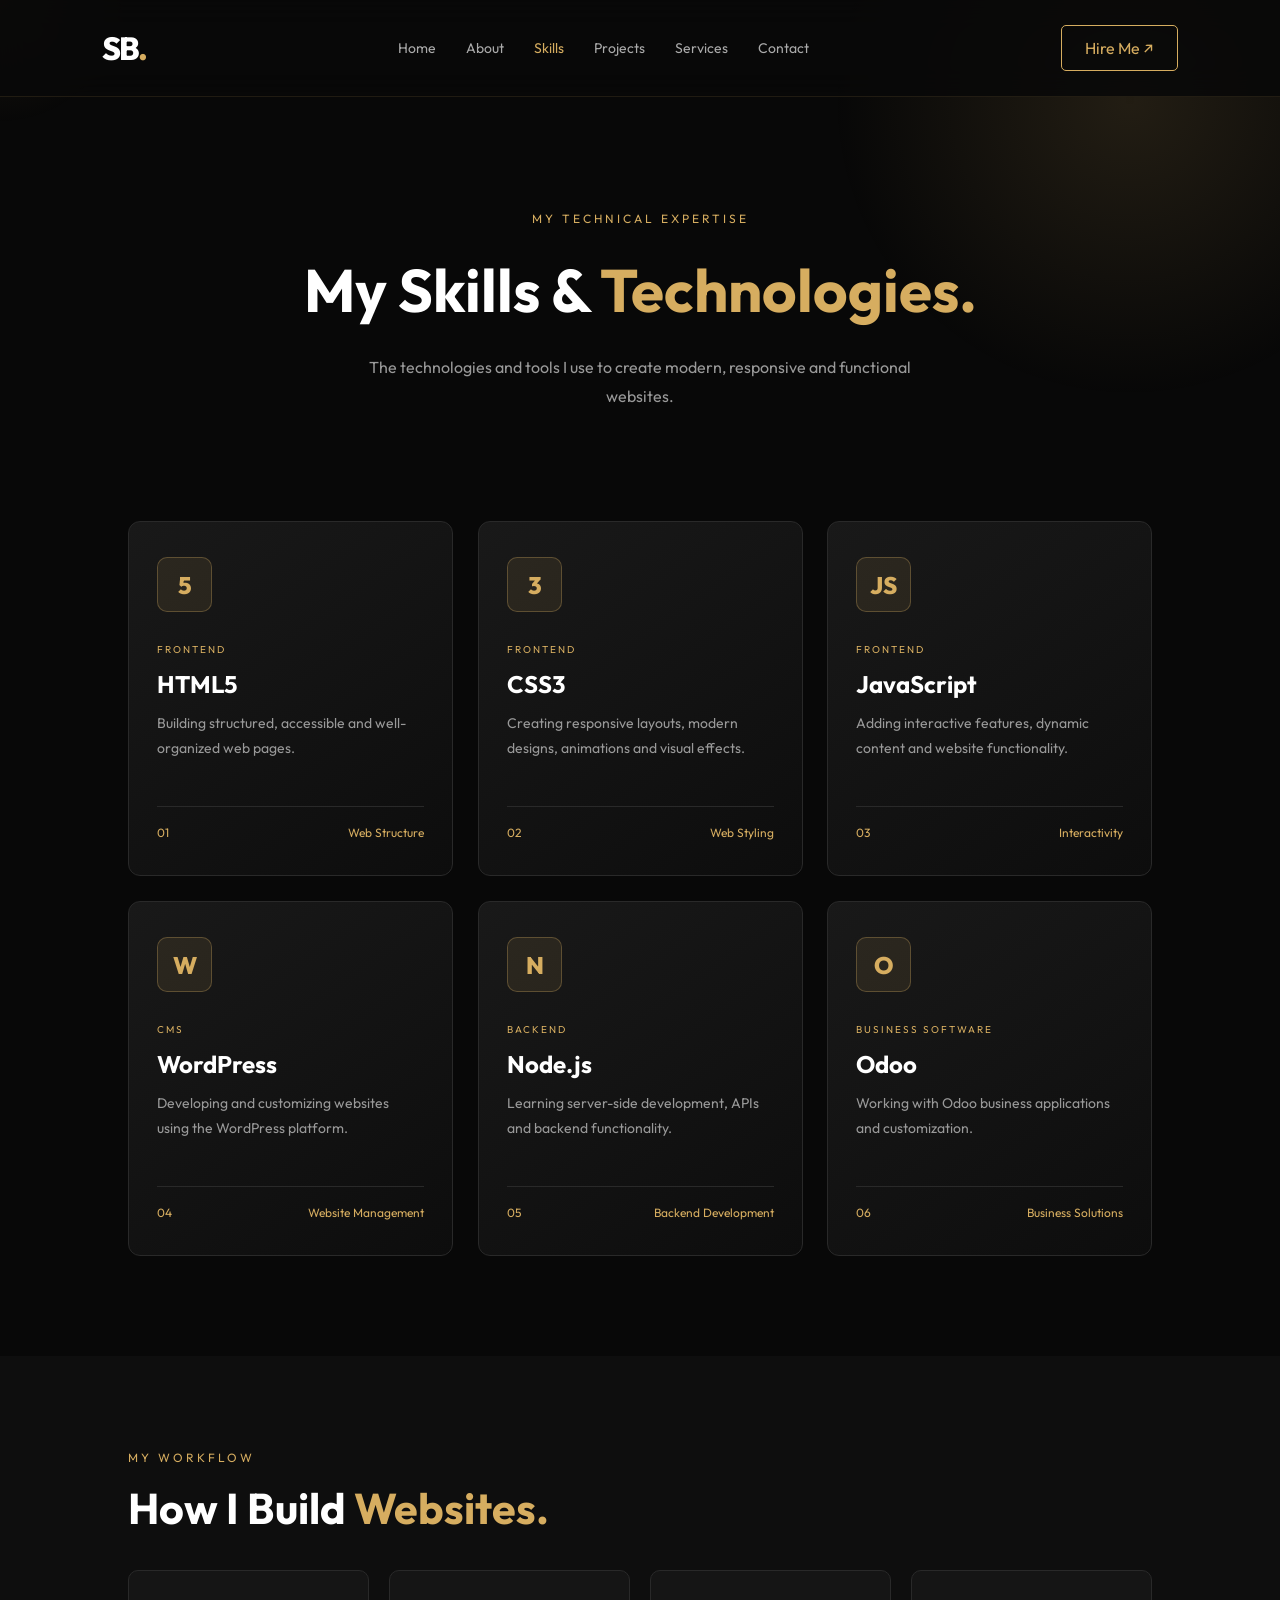
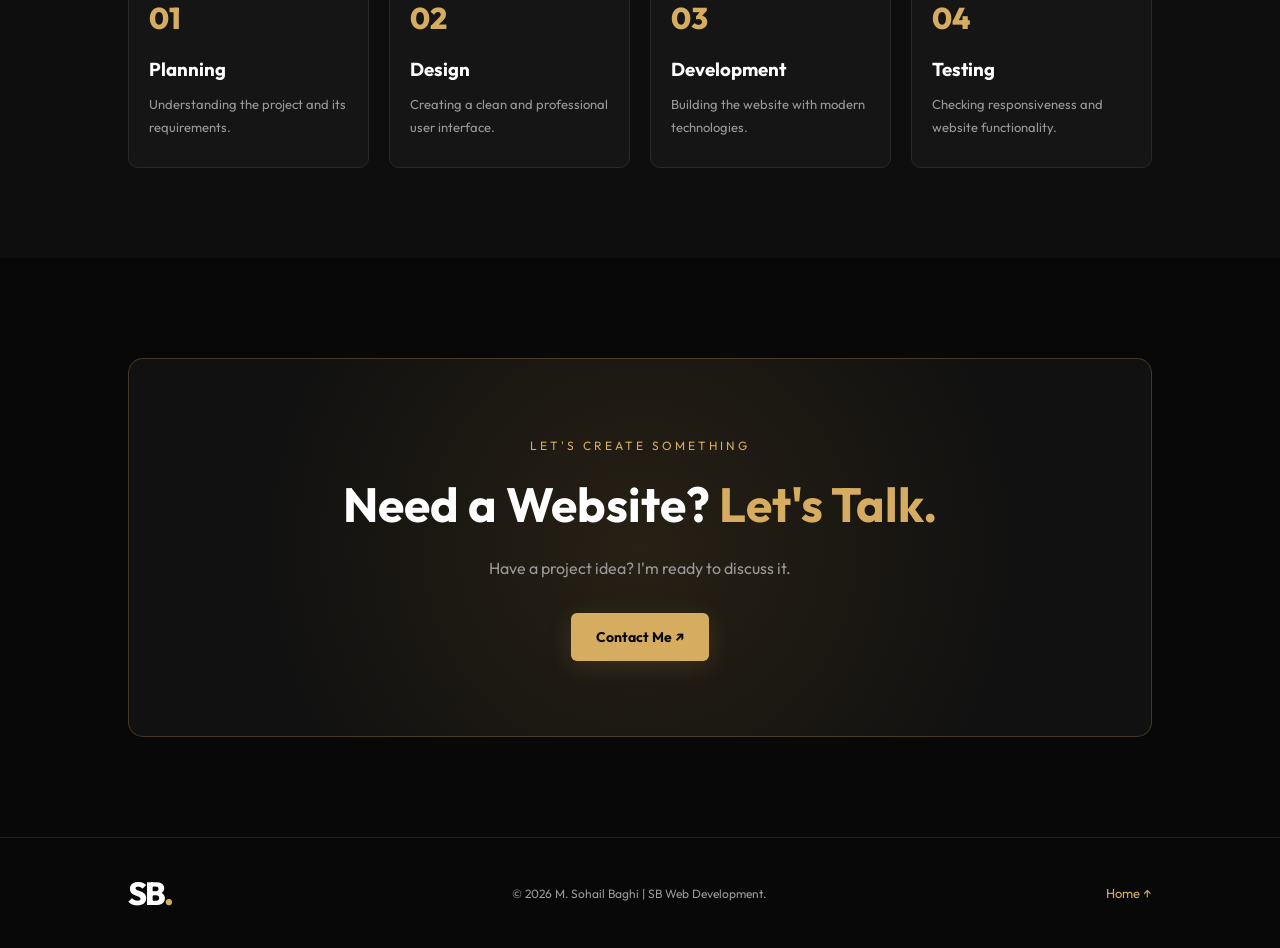
<file: skills.html>
<!DOCTYPE html>
<html lang="en">
<head>
    <meta charset="UTF-8">
    <meta name="viewport" content="width=device-width, initial-scale=1.0">

    <title>My Skills | M. Sohail Baghi</title>
      <link rel="icon" type="image/png" href="css/image/logo.jpeg">

<meta name="description" content="M. Sohail Baghi - SB Web Development. Explore modern web development projects, website design, e-commerce solutions, and development services.">

<meta name="author" content="M. Sohail Baghi">

<meta name="theme-color" content="#080808">

    <link rel="stylesheet" href="css/style.css">

    <link href="https://fonts.googleapis.com/css2?family=Outfit:wght@300;400;500;600;700;800&display=swap" rel="stylesheet">
</head>

<body>

    <div class="background-glow"></div>
    <div class="cursor-glow"></div>

    <!-- NAVBAR -->
    <header class="header">

        <a href="index.html" class="logo">SB<span>.</span></a>

        <nav class="navbar" id="navbar">
            <a href="index.html">Home</a>
            <a href="about.html">About</a>
            <a href="skills.html" class="active">Skills</a>
            <a href="projects.html">Projects</a>
            <a href="services.html">Services</a>
            <a href="contact.html">Contact</a>
        </nav>

        <a href="contact.html" class="nav-btn">Hire Me ↗</a>

        <button class="menu-btn" id="menu-btn" aria-label="Toggle menu">☰</button>

    </header>


    <main>

        <!-- SKILLS HERO -->
        <section class="skills-hero">

            <span class="section-label">MY TECHNICAL EXPERTISE</span>

            <h1>
                My Skills & <span>Technologies.</span>
            </h1>

            <p>
                The technologies and tools I use to create
                modern, responsive and functional websites.
            </p>

        </section>


        <!-- SKILLS CARDS -->
        <section class="technology-section">

            <div class="technology-grid">

                <div class="technology-card">
                    <span class="technology-icon">5</span>
                    <span class="technology-tag">FRONTEND</span>
                    <h2>HTML5</h2>
                    <p>
                        Building structured, accessible and
                        well-organized web pages.
                    </p>
                    <div class="technology-footer">
                        <span>01</span>
                        <span>Web Structure</span>
                    </div>
                </div>


                <div class="technology-card">
                    <span class="technology-icon">3</span>
                    <span class="technology-tag">FRONTEND</span>
                    <h2>CSS3</h2>
                    <p>
                        Creating responsive layouts, modern
                        designs, animations and visual effects.
                    </p>
                    <div class="technology-footer">
                        <span>02</span>
                        <span>Web Styling</span>
                    </div>
                </div>


                <div class="technology-card">
                    <span class="technology-icon">JS</span>
                    <span class="technology-tag">FRONTEND</span>
                    <h2>JavaScript</h2>
                    <p>
                        Adding interactive features, dynamic
                        content and website functionality.
                    </p>
                    <div class="technology-footer">
                        <span>03</span>
                        <span>Interactivity</span>
                    </div>
                </div>


                <div class="technology-card">
                    <span class="technology-icon">W</span>
                    <span class="technology-tag">CMS</span>
                    <h2>WordPress</h2>
                    <p>
                        Developing and customizing websites
                        using the WordPress platform.
                    </p>
                    <div class="technology-footer">
                        <span>04</span>
                        <span>Website Management</span>
                    </div>
                </div>


                <div class="technology-card">
                    <span class="technology-icon">N</span>
                    <span class="technology-tag">BACKEND</span>
                    <h2>Node.js</h2>
                    <p>
                        Learning server-side development,
                        APIs and backend functionality.
                    </p>
                    <div class="technology-footer">
                        <span>05</span>
                        <span>Backend Development</span>
                    </div>
                </div>


                <div class="technology-card">
                    <span class="technology-icon">O</span>
                    <span class="technology-tag">BUSINESS SOFTWARE</span>
                    <h2>Odoo</h2>
                    <p>
                        Working with Odoo business applications
                        and customization.
                    </p>
                    <div class="technology-footer">
                        <span>06</span>
                        <span>Business Solutions</span>
                    </div>
                </div>

            </div>

        </section>


        <!-- WORK PROCESS -->
        <section class="work-process">

            <div class="section-heading">
                <span class="section-label">MY WORKFLOW</span>
                <h2>How I Build <span>Websites.</span></h2>
            </div>

            <div class="process-grid">

                <div class="process-card">
                    <span>01</span>
                    <h3>Planning</h3>
                    <p>Understanding the project and its requirements.</p>
                </div>

                <div class="process-card">
                    <span>02</span>
                    <h3>Design</h3>
                    <p>Creating a clean and professional user interface.</p>
                </div>

                <div class="process-card">
                    <span>03</span>
                    <h3>Development</h3>
                    <p>Building the website with modern technologies.</p>
                </div>

                <div class="process-card">
                    <span>04</span>
                    <h3>Testing</h3>
                    <p>Checking responsiveness and website functionality.</p>
                </div>

            </div>

        </section>


        <!-- CTA -->
        <section class="cta-section">

            <span class="section-label">LET'S CREATE SOMETHING</span>

            <h2>
                Need a Website?
                <span>Let's Talk.</span>
            </h2>

            <p>
                Have a project idea? I'm ready to discuss it.
            </p>

            <a href="contact.html" class="primary-btn">
                Contact Me ↗
            </a>

        </section>

    </main>


    <!-- FOOTER -->
    <footer class="footer">

        <a href="index.html" class="logo">SB<span>.</span></a>

        <p>© 2026 M. Sohail Baghi | SB Web Development.</p>

        <a href="index.html" class="back-top">Home ↑</a>

    </footer>

    <script src="js/script.js"></script>

</body>
</html>
</file>
<file: css/style.css>
/* =================================
   SB WEB DEVELOPMENT
   BLACK + GOLD PORTFOLIO
================================= */

@import url('https://fonts.googleapis.com/css2?family=Outfit:wght@300;400;500;600;700;800&display=swap');

/* GLOBAL */
* {
    margin: 0;
    padding: 0;
    box-sizing: border-box;
    scroll-behavior: smooth;
}

:root {
    --gold: #d6ad60;
    --gold-light: #f5d58c;
    --black: #080808;
    --dark: #101010;
    --gray: #999;
    --white: #fff;
}

body {
    font-family: 'Outfit', sans-serif;
    background: var(--black);
    color: var(--white);
    overflow-x: hidden;
}

a {
    text-decoration: none;
    color: inherit;
}

button {
    font-family: inherit;
}

/* BACKGROUND */

.background-glow {
    position: fixed;
    width: 600px;
    height: 600px;
    top: -200px;
    right: -150px;
    background: radial-gradient(circle, rgba(214,173,96,.13), transparent 70%);
    pointer-events: none;
    z-index: -1;
}

.cursor-glow {
    position: fixed;
    width: 250px;
    height: 250px;
    border-radius: 50%;
    background: radial-gradient(circle, rgba(214,173,96,.08), transparent 70%);
    pointer-events: none;
    transform: translate(-50%, -50%);
    z-index: 0;
}

/* NAVBAR */

.header {
    width: 100%;
    padding: 25px 8%;
    display: flex;
    justify-content: space-between;
    align-items: center;
    background: rgba(8,8,8,.88);
    backdrop-filter: blur(15px);
    border-bottom: 1px solid rgba(214,173,96,.12);
    position: sticky;
    top: 0;
    z-index: 1000;
}

.logo {
    font-size: 32px;
    font-weight: 800;
    letter-spacing: -2px;
}

.logo span {
    color: var(--gold);
}

.navbar {
    display: flex;
    align-items: center;
    gap: 30px;
}

.navbar a {
    font-size: 14px;
    color: #aaa;
    transition: .3s;
}

.navbar a:hover,
.navbar a.active {
    color: var(--gold);
}

.nav-btn {
    padding: 12px 23px;
    border: 1px solid var(--gold);
    color: var(--gold);
    border-radius: 5px;
    transition: .3s;
}

.nav-btn:hover {
    background: var(--gold);
    color: #000;
}

.nav-btn span {
    margin-left: 7px;
}

.menu-btn {
    display: none;
    background: none;
    border: none;
    color: var(--gold);
    font-size: 28px;
    cursor: pointer;
}

/* HERO */

.hero {
    min-height: 690px;
    padding: 90px 10%;
    display: grid;
    grid-template-columns: 1.1fr .9fr;
    align-items: center;
    gap: 50px;
}

.availability {
    display: inline-flex;
    align-items: center;
    gap: 10px;
    padding: 9px 15px;
    border: 1px solid rgba(214,173,96,.25);
    border-radius: 30px;
    font-size: 12px;
    color: var(--gold);
    margin-bottom: 30px;
}

.status-dot,
.gold-dot {
    width: 8px;
    height: 8px;
    border-radius: 50%;
    background: var(--gold);
    box-shadow: 0 0 12px var(--gold);
}

.hero-subtitle {
    color: var(--gold);
    letter-spacing: 4px;
    font-size: 13px;
    margin-bottom: 20px;
}

.hero h1 {
    font-size: clamp(42px, 5vw, 68px);
    line-height: 1.12;
    font-weight: 800;
    max-width: 650px;
}

.hero h1 span,
.section-heading h2 span,
.cta-section h2 span {
    color: var(--gold);
}

.hero-description {
    color: var(--gray);
    font-size: 16px;
    line-height: 1.9;
    max-width: 530px;
    margin: 25px 0 30px;
}

/* BUTTONS */

.hero-buttons {
    display: flex;
    flex-wrap: wrap;
    gap: 15px;
}

.primary-btn,
.secondary-btn {
    padding: 15px 25px;
    display: inline-flex;
    align-items: center;
    gap: 12px;
    border-radius: 5px;
    font-size: 14px;
    transition: .3s;
}

.primary-btn {
    background: linear-gradient(135deg, #f5d58c, #b88a3b);
    color: #080808;
    font-weight: 700;
    box-shadow: 0 5px 25px rgba(214,173,96,.15);
}

.primary-btn:hover {
    transform: translateY(-5px);
    box-shadow: 0 10px 35px rgba(214,173,96,.35);
}

.secondary-btn {
    border: 1px solid #555;
    color: white;
}

.secondary-btn:hover {
    border-color: var(--gold);
    color: var(--gold);
}

.social-links {
    display: flex;
    gap: 12px;
    margin-top: 35px;
}

.social-links a {
    width: 40px;
    height: 40px;
    display: grid;
    place-items: center;
    border: 1px solid #333;
    border-radius: 50%;
    color: #aaa;
    font-size: 12px;
    transition: .3s;
}

.social-links a:hover {
    border-color: var(--gold);
    color: var(--gold);
    transform: translateY(-4px);
}

/* 3D PROFILE */

.hero-visual {
    position: relative;
    display: flex;
    align-items: center;
    justify-content: center;
    min-height: 480px;
    perspective: 1000px;
}

.profile-card {
    position: relative;
    width: 310px;
    padding: 20px;
    background: linear-gradient(145deg, #191919, #090909);
    border: 1px solid rgba(214,173,96,.5);
    border-radius: 18px;
    box-shadow: 0 25px 70px rgba(0,0,0,.6),
                0 0 40px rgba(214,173,96,.1);
    transform: rotateY(-10deg) rotateX(5deg);
    animation: float 5s ease-in-out infinite;
    z-index: 2;
}

.card-top {
    display: flex;
    justify-content: space-between;
    align-items: center;
    font-size: 10px;
    letter-spacing: 2px;
    color: var(--gold);
    margin-bottom: 20px;
}

.profile-image {
    width: 100%;
    height: 245px;
    overflow: hidden;
    border-radius: 10px;
    background: linear-gradient(135deg, #26201a, #080808);
}

.profile-image img {
    width: 100%;
    height: 100%;
    object-fit: cover;
}

.profile-info {
    padding: 20px 5px 5px;
}

.profile-info h2 {
    font-size: 23px;
}

.profile-info p {
    color: var(--gray);
    font-size: 13px;
    margin-top: 5px;
}

.profile-line {
    height: 1px;
    background: rgba(214,173,96,.3);
    margin: 18px 0;
}

.profile-tech {
    display: flex;
    gap: 10px;
}

.profile-tech span {
    padding: 7px 12px;
    background: rgba(214,173,96,.1);
    color: var(--gold);
    border-radius: 5px;
    font-size: 11px;
}

/* ORBITS */

.orbit {
    position: absolute;
    border: 1px solid rgba(214,173,96,.2);
    border-radius: 50%;
    transform: rotate(-25deg);
}

.orbit-one {
    width: 430px;
    height: 430px;
}

.orbit-two {
    width: 500px;
    height: 300px;
    transform: rotate(35deg);
}

/* FLOATING CARDS */

.floating-card {
    position: absolute;
    padding: 14px 18px;
    background: #171717;
    border: 1px solid rgba(214,173,96,.4);
    border-radius: 8px;
    color: white;
    font-size: 12px;
    box-shadow: 0 10px 30px rgba(0,0,0,.4);
    z-index: 3;
}

.floating-card span {
    color: var(--gold);
    margin-right: 8px;
}

.floating-one {
    top: 90px;
    right: -10px;
    animation: float 4s ease-in-out infinite;
}

.floating-two {
    bottom: 75px;
    left: -25px;
    animation: float 5s ease-in-out infinite reverse;
}

@keyframes float {
    0%, 100% {
        transform: translateY(0) rotateY(-10deg);
    }
    50% {
        transform: translateY(-15px) rotateY(-10deg);
    }
}

/* STATS */

.stats {
    display: grid;
    grid-template-columns: repeat(4, 1fr);
    padding: 40px 10%;
    border-top: 1px solid #222;
    border-bottom: 1px solid #222;
    background: #0e0e0e;
}

.stat-item {
    text-align: center;
    border-right: 1px solid #292929;
}

.stat-item:last-child {
    border: none;
}

.stat-item h2 {
    font-size: 35px;
    color: var(--gold);
}

.stat-item h2 span {
    font-size: 20px;
}

.stat-item p {
    font-size: 13px;
    color: var(--gray);
    margin-top: 8px;
}

/* SECTION HEADINGS */

.section-heading {
    margin-bottom: 35px;
}

.section-label {
    color: var(--gold);
    font-size: 12px;
    letter-spacing: 4px;
}

.section-heading h2 {
    font-size: clamp(30px, 4vw, 43px);
    margin-top: 15px;
}

/* INTRO */

.intro-section {
    padding: 110px 12%;
}

.intro-section > p {
    max-width: 750px;
    color: var(--gray);
    line-height: 1.9;
    font-size: 16px;
}

.text-link {
    display: inline-block;
    color: var(--gold);
    margin-top: 25px;
    font-size: 14px;
}

.text-link span {
    margin-left: 8px;
}

/* SKILLS */

.featured-skills {
    padding: 80px 10%;
    background: #0e0e0e;
}

.skills-grid {
    display: grid;
    grid-template-columns: repeat(4, 1fr);
    gap: 20px;
}

.skill-card {
    padding: 30px 22px;
    background: linear-gradient(145deg, #191919, #101010);
    border: 1px solid #292929;
    border-radius: 10px;
    transition: .4s;
}

.skill-card:hover {
    transform: translateY(-10px);
    border-color: var(--gold);
    box-shadow: 0 15px 35px rgba(214,173,96,.08);
}

.skill-number {
    color: var(--gold);
    font-size: 13px;
}

.skill-card h3 {
    margin: 20px 0 12px;
    font-size: 19px;
}

.skill-card p {
    color: var(--gray);
    font-size: 13px;
    line-height: 1.8;
}

/* CTA */

.cta-section {
    margin: 100px 10%;
    padding: 75px 30px;
    text-align: center;
    background: radial-gradient(circle, #272014, #111 70%);
    border: 1px solid rgba(214,173,96,.25);
    border-radius: 15px;
}

.cta-section h2 {
    font-size: clamp(32px, 5vw, 48px);
    margin: 20px 0;
}

.cta-section p {
    color: var(--gray);
    margin-bottom: 30px;
    line-height: 1.8;
}

/* FOOTER */

.footer {
    padding: 35px 10%;
    display: flex;
    justify-content: space-between;
    align-items: center;
    gap: 20px;
    border-top: 1px solid #222;
}

.footer p {
    color: var(--gray);
    font-size: 12px;
    text-align: center;
}

.back-top {
    color: var(--gold);
    font-size: 13px;
}

/* RESPONSIVE DESIGN */

@media (max-width: 1000px) {

    .navbar {
        gap: 15px;
    }

    .hero {
        padding: 70px 6%;
    }

    .skills-grid {
        grid-template-columns: repeat(2, 1fr);
    }

    .floating-one {
        right: 0;
    }
}

@media (max-width: 768px) {

    .header {
        padding: 18px 6%;
    }

    .navbar {
        position: absolute;
        top: 100%;
        left: 0;
        width: 100%;
        padding: 25px;
        background: #101010;
        border-bottom: 1px solid #333;
        display: none;
        flex-direction: column;
        align-items: flex-start;
    }

    .navbar.show {
        display: flex;
    }

    .nav-btn {
        display: none;
    }

    .menu-btn {
        display: block;
    }

    .hero {
        grid-template-columns: 1fr;
        padding: 70px 7%;
        text-align: center;
    }

    .hero-content {
        display: flex;
        flex-direction: column;
        align-items: center;
    }

    .hero h1 {
        font-size: 45px;
    }

    .hero-description {
        font-size: 14px;
    }

    .hero-visual {
        margin-top: 30px;
    }

    .stats {
        grid-template-columns: repeat(2, 1fr);
        gap: 30px 0;
    }

    .stat-item:nth-child(2) {
        border: none;
    }

    .intro-section,
    .featured-skills {
        padding: 70px 7%;
    }

    .cta-section {
        margin: 70px 6%;
    }

    .footer {
        flex-direction: column;
        text-align: center;
    }
}

@media (max-width: 480px) {

    .hero h1 {
        font-size: 37px;
    }

    .profile-card {
        width: 270px;
    }

    .profile-image {
        height: 215px;
    }

    .orbit-one {
        width: 320px;
        height: 320px;
    }

    .orbit-two {
        width: 350px;
        height: 250px;
    }

    .floating-one {
        right: -5px;
        top: 50px;
    }

    .floating-two {
        left: -5px;
        bottom: 50px;
    }

    .skills-grid {
        grid-template-columns: 1fr;
    }

    .stats {
        padding: 35px 5%;
    }

    .stat-item h2 {
        font-size: 28px;
    }
}

/* REDUCED MOTION */

@media (prefers-reduced-motion: reduce) {
    *,
    *::before,
    *::after {
        scroll-behavior: auto !important;
        animation-duration: 0.01ms !important;
        animation-iteration-count: 1 !important;
        transition-duration: 0.01ms !important;
    }
}

/* SCROLL REVEAL */

.reveal {
    opacity: 0;
    transform: translateY(35px);
    transition: opacity .8s ease, transform .8s ease;
}

.reveal.visible {
    opacity: 1;
    transform: translateY(0);
}

/* GOLDEN GLOW EFFECT */

.skill-card:hover h3 {
    color: #d6ad60;
    transition: .3s;
}

/* PROFILE HOVER */

.profile-card {
    transition: transform .25s ease;
}

/* MOBILE MENU */

@media (max-width: 768px) {

    .cursor-glow {
        display: none;
    }

}

/* ABOUT PAGE */

.about-hero {
    min-height: 650px;
    padding: 100px 10%;
    display: grid;
    grid-template-columns: 1.2fr .8fr;
    align-items: center;
    gap: 70px;
}

.about-content h1 {
    font-size: 65px;
    margin: 20px 0;
}

.about-content h1 span,
.about-content h3 {
    color: var(--gold);
}

.about-content h2 {
    font-size: 27px;
    margin-bottom: 8px;
}

.about-content h3 {
    font-size: 17px;
    font-weight: 500;
    margin-bottom: 25px;
}

.about-content p {
    color: var(--gray);
    line-height: 1.9;
    margin-bottom: 18px;
}

.about-content .primary-btn {
    margin-top: 15px;
}

.about-visual {
    position: relative;
    padding: 15px;
}

.about-image-frame {
    height: 420px;
    border: 1px solid var(--gold);
    padding: 12px;
    border-radius: 15px;
    background: linear-gradient(145deg, #252019, #101010);
    transform: rotate(3deg);
    box-shadow: 0 20px 60px rgba(214,173,96,.12);
}

.about-image-frame img {
    width: 100%;
    height: 100%;
    object-fit: cover;
    border-radius: 9px;
}

.about-decoration {
    position: absolute;
    bottom: -15px;
    left: -25px;
    background: #171717;
    border: 1px solid var(--gold);
    color: var(--gold);
    padding: 17px 22px;
    font-size: 12px;
    letter-spacing: 2px;
}

/* JOURNEY */

.journey-section,
.goals-section {
    padding: 80px 10%;
}

.journey-card {
    display: flex;
    gap: 25px;
    align-items: flex-start;
    padding: 30px;
    margin-bottom: 20px;
    background: #111;
    border: 1px solid #292929;
    border-radius: 10px;
    transition: .3s;
}

.journey-card:hover {
    border-color: var(--gold);
    transform: translateX(8px);
}

.journey-number {
    color: var(--gold);
    font-size: 30px;
    font-weight: 800;
}

.journey-card h3 {
    margin-bottom: 12px;
}

.journey-card p {
    color: var(--gray);
    line-height: 1.8;
}

/* GOALS */

.goals-grid {
    display: grid;
    grid-template-columns: repeat(3, 1fr);
    gap: 20px;
}

/* RESPONSIVE */

@media(max-width: 768px) {

    .about-hero {
        grid-template-columns: 1fr;
        padding: 65px 7%;
        gap: 50px;
    }

    .about-content h1 {
        font-size: 48px;
    }

    .about-visual {
        max-width: 350px;
        margin: auto;
    }

    .about-image-frame {
        height: 350px;
    }

    .journey-section,
    .goals-section {
        padding: 60px 7%;
    }

    .goals-grid {
        grid-template-columns: 1fr;
    }

}

/* ==========================
   SKILLS PAGE DESIGN
========================== */

.skills-hero {
    padding: 110px 10% 70px;
    text-align: center;
}

.skills-hero h1 {
    font-size: clamp(35px, 5vw, 60px);
    margin: 25px 0;
}

.skills-hero h1 span {
    color: var(--gold);
}

.skills-hero p {
    color: var(--gray);
    max-width: 600px;
    line-height: 1.8;
    margin: auto;
}

/* TECHNOLOGY GRID */

.technology-section {
    padding: 40px 10% 100px;
}

.technology-grid {
    display: grid;
    grid-template-columns: repeat(3, 1fr);
    gap: 25px;
}

.technology-card {
    position: relative;
    padding: 35px 28px;
    min-height: 270px;
    background: linear-gradient(145deg, #191919, #0d0d0d);
    border: 1px solid #292929;
    border-radius: 12px;
    overflow: hidden;
    transition: .4s;
}

.technology-card::before {
    content: "";
    position: absolute;
    width: 150px;
    height: 150px;
    top: -90px;
    right: -90px;
    background: var(--gold);
    filter: blur(80px);
    opacity: 0;
    transition: .4s;
}

.technology-card:hover {
    transform: translateY(-10px);
    border-color: var(--gold);
    box-shadow: 0 15px 40px rgba(214,173,96,.1);
}

.technology-card:hover::before {
    opacity: .25;
}

.technology-icon {
    display: grid;
    place-items: center;
    width: 55px;
    height: 55px;
    background: rgba(214,173,96,.1);
    border: 1px solid rgba(214,173,96,.3);
    border-radius: 10px;
    color: var(--gold);
    font-size: 24px;
    font-weight: 800;
    margin-bottom: 25px;
}

.technology-tag {
    color: var(--gold);
    font-size: 10px;
    letter-spacing: 2px;
}

.technology-card h2 {
    font-size: 24px;
    margin: 12px 0;
}

.technology-card p {
    color: var(--gray);
    font-size: 14px;
    line-height: 1.8;
    min-height: 75px;
}

.technology-footer {
    display: flex;
    justify-content: space-between;
    border-top: 1px solid #292929;
    padding-top: 18px;
    margin-top: 20px;
    color: var(--gold);
    font-size: 12px;
}

/* WORK PROCESS */

.work-process {
    padding: 90px 10%;
    background: #0e0e0e;
}

.process-grid {
    display: grid;
    grid-template-columns: repeat(4, 1fr);
    gap: 20px;
}

.process-card {
    padding: 28px 20px;
    background: #151515;
    border: 1px solid #292929;
    border-radius: 10px;
    transition: .3s;
}

.process-card:hover {
    border-color: var(--gold);
    transform: translateY(-8px);
}

.process-card span {
    color: var(--gold);
    font-size: 30px;
    font-weight: 800;
}

.process-card h3 {
    margin: 20px 0 12px;
}

.process-card p {
    color: var(--gray);
    font-size: 13px;
    line-height: 1.8;
}

/* RESPONSIVE */

@media(max-width: 1000px) {

    .technology-grid {
        grid-template-columns: repeat(2, 1fr);
    }

    .process-grid {
        grid-template-columns: repeat(2, 1fr);
    }

}

@media(max-width: 600px) {

    .skills-hero {
        padding: 75px 7% 45px;
    }

    .technology-section {
        padding: 30px 7% 70px;
    }

    .technology-grid,
    .process-grid {
        grid-template-columns: 1fr;
    }

    .work-process {
        padding: 65px 7%;
    }

}

/* =================================
   PROJECTS PAGE
================================= */

.projects-hero {
    min-height: 390px;
    padding: 150px 8% 90px;
    text-align: center;
    display: flex;
    flex-direction: column;
    align-items: center;
    justify-content: center;
}

.section-label {
    color: var(--gold);
    font-size: 12px;
    letter-spacing: 3px;
    margin-bottom: 25px;
}

.section-label span {
    display: inline-block;
    width: 25px;
    height: 1px;
    background: var(--gold);
    vertical-align: middle;
    margin-right: 8px;
}

.projects-hero h1 {
    font-size: clamp(42px, 7vw, 78px);
    line-height: 1.1;
    color: var(--white);
    margin-bottom: 25px;
}

.projects-hero h1 span,
.projects-heading h2 span {
    color: var(--gold);
}

.projects-hero p {
    max-width: 620px;
    color: var(--gray);
    line-height: 1.8;
}


/* PROJECT SECTION */

.projects-section {
    padding: 80px 8% 120px;
}

.projects-heading {
    display: flex;
    justify-content: space-between;
    align-items: end;
    gap: 30px;
    margin-bottom: 55px;
}

.small-heading {
    color: var(--gold);
    font-size: 11px;
    letter-spacing: 3px;
}

.projects-heading h2 {
    font-size: clamp(32px, 5vw, 48px);
    margin-top: 12px;
}

.projects-heading > p {
    max-width: 300px;
    color: var(--gray);
    line-height: 1.7;
}


/* PROJECT GRID */

.projects-grid {
    display: grid;
    grid-template-columns: repeat(2, minmax(0, 1fr));
    gap: 45px 30px;
}

.project-card {
    background: #101010;
    border: 1px solid rgba(255, 255, 255, 0.07);
    border-radius: 18px;
    overflow: hidden;
    transition: 0.4s ease;
}

.project-card:hover {
    transform: translateY(-10px);
    border-color: rgba(214, 173, 96, 0.5);
    box-shadow: 0 20px 50px rgba(214, 173, 96, 0.08);
}


/* PROJECT PREVIEWS */

.project-preview {
    height: 280px;
    display: flex;
    align-items: center;
    justify-content: center;
    overflow: hidden;
    position: relative;
    padding: 25px;
}

.preview-smartzone {
    background: linear-gradient(135deg, #071a2e, #16456a);
}

.preview-baghi {
    background: radial-gradient(circle, #35215b, #09080e 75%);
}

.preview-mobile {
    background: linear-gradient(135deg, #172b45, #07111f);
}

.preview-dollar {
    background: linear-gradient(135deg, #17452f, #071b12);
}

.preview-travel {
    background: linear-gradient(135deg, #174d48, #071c20);
}


/* SMARTZONE PREVIEW */

.preview-browser {
    width: 90%;
    max-width: 400px;
    min-height: 220px;
    background: #f6f8fb;
    border-radius: 10px;
    overflow: hidden;
    box-shadow: 0 20px 40px #0006;
    transform: rotate(-3deg);
    transition: 0.5s;
}

.project-card:hover .preview-browser {
    transform: rotate(0deg) scale(1.04);
}

.browser-top {
    height: 22px;
    background: #e5e8ed;
    display: flex;
    align-items: center;
    gap: 5px;
    padding-left: 12px;
}

.browser-top span {
    width: 7px;
    height: 7px;
    border-radius: 50%;
    background: #999;
}

.smartzone-content {
    padding: 20px;
    color: #071a2e;
}

.smartzone-logo {
    font-size: 11px;
    font-weight: bold;
    letter-spacing: 2px;
}

.smartzone-logo span {
    color: #1683b7;
}

.smartzone-title {
    font-size: 23px;
    margin-top: 20px;
}

.smartzone-title strong {
    color: #1683b7;
}

.smartzone-products {
    display: flex;
    gap: 12px;
    margin-top: 15px;
}

.smartzone-products div {
    width: 50px;
    height: 42px;
    display: grid;
    place-items: center;
    background: #e3edf6;
    border-radius: 8px;
    font-size: 22px;
}


/* BAGHI AI PREVIEW */

.ai-interface {
    width: 85%;
    max-width: 330px;
    padding: 25px;
    background: rgba(15, 12, 25, 0.9);
    border: 1px solid #8d60d9;
    border-radius: 16px;
    text-align: center;
    box-shadow: 0 0 35px #7b42cb55;
}

.ai-logo {
    width: 45px;
    height: 45px;
    border-radius: 13px;
    background: linear-gradient(135deg, #a77bff, #5634a2);
    display: grid;
    place-items: center;
    margin: auto;
    color: white;
    font-size: 22px;
    font-weight: bold;
}

.ai-interface h3 {
    margin-top: 12px;
    color: white;
    letter-spacing: 3px;
}

.ai-interface p {
    color: #a99dbd;
    font-size: 12px;
    margin: 7px 0 20px;
}

.ai-message {
    background: #29213b;
    color: #eee;
    padding: 12px;
    border-radius: 10px;
    font-size: 11px;
    text-align: left;
}

.ai-input {
    margin-top: 15px;
    padding: 12px;
    background: #171321;
    border: 1px solid #51416c;
    border-radius: 8px;
    color: #a99dbd;
    font-size: 11px;
    display: flex;
    justify-content: space-between;
}


/* MOBILE STORE PREVIEW */

.mobile-store {
    width: 85%;
    max-width: 330px;
    padding: 25px;
    background: #f3f6fa;
    border-radius: 12px;
    text-align: center;
    transform: rotate(2deg);
    transition: 0.4s;
}

.project-card:hover .mobile-store {
    transform: rotate(0deg) scale(1.04);
}

.mobile-store h3 {
    color: #112c4a;
    font-size: 19px;
}

.mobile-store h3 span {
    color: #2587cf;
}

.mobile-store p {
    color: #53677d;
    font-size: 10px;
    margin-top: 8px;
}

.mobile-products {
    display: flex;
    justify-content: center;
    gap: 15px;
    margin: 20px 0;
}

.mobile-products div {
    background: #dce8f4;
    border-radius: 9px;
    padding: 13px;
    font-size: 24px;
}

.mobile-offer {
    background: #155b98;
    color: white;
    padding: 10px;
    border-radius: 5px;
    font-size: 10px;
    letter-spacing: 2px;
}


/* DOLLAR SHOP PREVIEW */

.dollar-store {
    text-align: center;
    color: white;
}

.dollar-symbol {
    color: #d5f6a3;
    font-size: 45px;
    font-weight: bold;
}

.dollar-store h3 {
    font-size: 25px;
    letter-spacing: 3px;
}

.dollar-store p {
    color: #b5d6be;
    margin-top: 8px;
}

.dollar-products {
    display: flex;
    justify-content: center;
    gap: 18px;
    margin: 18px 0;
    font-size: 30px;
}

.dollar-price {
    display: inline-block;
    background: #d5f6a3;
    color: #12321e;
    padding: 8px 25px;
    border-radius: 30px;
    font-weight: bold;
}


/* TRAVEL PREVIEW */

.travel-content {
    width: 100%;
    max-width: 350px;
    color: white;
    text-align: left;
    padding: 15px;
}

.travel-content > span {
    font-size: 10px;
    letter-spacing: 3px;
    color: #c3e5c5;
}

.travel-content h3 {
    font-size: 32px;
    margin: 15px 0;
    line-height: 1.2;
}

.travel-content p {
    font-size: 10px;
    letter-spacing: 2px;
    color: #d0e4d5;
}

.travel-button {
    display: inline-block;
    margin-top: 20px;
    padding: 10px 18px;
    background: var(--gold);
    color: #111;
    font-size: 10px;
    font-weight: bold;
    letter-spacing: 1px;
}


/* PROJECT INFORMATION */

.project-info {
    padding: 28px;
}

.project-meta {
    display: flex;
    justify-content: space-between;
    align-items: center;
    gap: 10px;
    flex-wrap: wrap;
    color: var(--gold);
    font-size: 10px;
    letter-spacing: 1px;
}

.project-status {
    padding: 6px 10px;
    border-radius: 20px;
    background: rgba(214, 173, 96, 0.12);
    color: var(--gold);
    letter-spacing: 0;
}

.project-status.in-progress {
    background: rgba(92, 151, 255, 0.12);
    color: #8cbaff;
}

.project-info h3 {
    color: white;
    font-size: 25px;
    margin: 22px 0 12px;
}

.project-info > p {
    color: var(--gray);
    font-size: 13px;
    line-height: 1.8;
    min-height: 70px;
}

.project-tech {
    display: flex;
    flex-wrap: wrap;
    gap: 8px;
    margin: 22px 0;
}

.project-tech span {
    padding: 7px 12px;
    background: #1c1c1c;
    border: 1px solid #333;
    border-radius: 5px;
    color: #ccc;
    font-size: 10px;
}

.project-link {
    display: flex;
    justify-content: space-between;
    align-items: center;
    color: var(--gold);
    text-decoration: none;
    border-top: 1px solid #292929;
    padding-top: 18px;
    font-size: 13px;
    transition: 0.3s;
}

.project-link span {
    font-size: 20px;
}

.project-link:hover {
    color: white;
}


/* PROJECT CTA */

.projects-cta {
    position: relative;
    overflow: hidden;
    margin: 20px 8% 100px;
    padding: 85px 25px;
    border: 1px solid rgba(214, 173, 96, 0.25);
    border-radius: 20px;
    background: linear-gradient(135deg, #17130b, #0d0d0d);
    text-align: center;
}

.cta-glow {
    position: absolute;
    width: 300px;
    height: 300px;
    background: #d6ad60;
    filter: blur(140px);
    opacity: 0.12;
    top: -150px;
    left: 50%;
    transform: translateX(-50%);
    pointer-events: none;
}

.projects-cta > span {
    color: var(--gold);
    font-size: 11px;
    letter-spacing: 3px;
}

.projects-cta h2 {
    position: relative;
    color: white;
    font-size: clamp(30px, 5vw, 48px);
    margin: 20px 0;
}

.projects-cta h2 strong {
    color: var(--gold);
}

.projects-cta p {
    max-width: 550px;
    margin: 0 auto 30px;
    color: var(--gray);
    line-height: 1.8;
}

.primary-btn {
    display: inline-block;
    background: var(--gold);
    color: #080808;
    text-decoration: none;
    padding: 15px 25px;
    border-radius: 6px;
    font-weight: bold;
    transition: 0.3s;
}

.primary-btn:hover {
    background: white;
    transform: translateY(-4px);
}


/* RESPONSIVE DESIGN */

@media (max-width: 900px) {

    .projects-grid {
        grid-template-columns: 1fr;
    }

    .projects-heading {
        align-items: flex-start;
        flex-direction: column;
    }

}

@media (max-width: 600px) {

    .projects-hero {
        padding: 130px 6% 65px;
    }

    .projects-section {
        padding: 55px 6%;
    }

    .project-preview {
        height: 230px;
    }

    .project-info {
        padding: 22px;
    }

    .project-info > p {
        min-height: auto;
    }

    .projects-cta {
        margin: 10px 6% 70px;
        padding: 65px 20px;
    }

}


/* =================================
   SERVICES PAGE
================================= */

.services-hero {
    min-height: 380px;
    padding: 145px 8% 80px;
    display: flex;
    flex-direction: column;
    justify-content: center;
    align-items: center;
    text-align: center;
}

.services-hero h1 {
    font-size: clamp(42px, 7vw, 76px);
    color: white;
    margin-bottom: 22px;
}

.services-hero h1 span,
.services-heading h2 span,
.service-process h2 span {
    color: var(--gold);
}

.services-hero p {
    max-width: 600px;
    color: var(--gray);
    line-height: 1.8;
}


/* SERVICES SECTION */

.services-section {
    padding: 80px 8% 110px;
}

.services-heading {
    text-align: center;
    margin-bottom: 55px;
}

.services-heading h2,
.service-process h2 {
    font-size: clamp(30px, 5vw, 45px);
    margin: 15px 0;
    color: white;
}

.services-heading > p {
    color: var(--gray);
    line-height: 1.8;
}


/* SERVICES GRID */

.services-grid {
    display: grid;
    grid-template-columns: repeat(2, minmax(0, 1fr));
    gap: 25px;
}

.service-card {
    position: relative;
    overflow: hidden;
    padding: 38px 32px;
    background: linear-gradient(145deg, #151515, #0c0c0c);
    border: 1px solid rgba(255,255,255,0.07);
    border-radius: 16px;
    transition: 0.4s ease;
}

.service-card::before {
    content: "";
    position: absolute;
    width: 150px;
    height: 150px;
    right: -70px;
    top: -70px;
    border-radius: 50%;
    background: var(--gold);
    filter: blur(90px);
    opacity: 0;
    transition: 0.4s;
}

.service-card:hover {
    transform: translateY(-8px);
    border-color: rgba(214,173,96,0.5);
}

.service-card:hover::before {
    opacity: 0.2;
}

.service-number {
    position: absolute;
    top: 25px;
    right: 28px;
    font-size: 13px;
    color: #777;
}

.service-icon {
    width: 58px;
    height: 58px;
    display: grid;
    place-items: center;
    background: rgba(214,173,96,0.1);
    border: 1px solid rgba(214,173,96,0.25);
    border-radius: 13px;
    color: var(--gold);
    font-size: 27px;
    margin-bottom: 28px;
}

.service-card h3 {
    color: white;
    font-size: 23px;
    margin-bottom: 15px;
}

.service-card > p {
    color: var(--gray);
    font-size: 13px;
    line-height: 1.9;
    min-height: 75px;
}

.service-tags {
    display: flex;
    flex-wrap: wrap;
    gap: 9px;
    margin: 25px 0;
}

.service-tags span {
    background: #202020;
    border: 1px solid #333;
    color: #bbb;
    border-radius: 5px;
    padding: 7px 11px;
    font-size: 10px;
}

.service-link {
    display: flex;
    justify-content: space-between;
    align-items: center;
    border-top: 1px solid #292929;
    padding-top: 18px;
    color: var(--gold);
    text-decoration: none;
    font-size: 13px;
    transition: 0.3s;
}

.service-link span {
    font-size: 20px;
}

.service-link:hover {
    color: white;
}


/* WORK PROCESS */

.service-process {
    padding: 90px 8%;
    text-align: center;
    background: #0e0e0e;
}

.service-process-grid {
    display: grid;
    grid-template-columns: repeat(4, minmax(0, 1fr));
    gap: 18px;
    margin-top: 55px;
}

.service-process-card {
    padding: 28px 20px;
    background: #151515;
    border: 1px solid #292929;
    border-radius: 12px;
    transition: 0.3s;
}

.service-process-card:hover {
    border-color: var(--gold);
    transform: translateY(-6px);
}

.service-process-card > span {
    display: block;
    color: var(--gold);
    font-size: 25px;
    font-weight: bold;
    margin-bottom: 22px;
}

.service-process-card h3 {
    color: white;
    font-size: 17px;
    margin-bottom: 12px;
}

.service-process-card p {
    color: var(--gray);
    font-size: 12px;
    line-height: 1.8;
}


/* SERVICES CTA */

.services-cta {
    margin: 100px 8%;
    padding: 75px 25px;
    text-align: center;
    border: 1px solid rgba(214,173,96,0.25);
    border-radius: 18px;
    background: linear-gradient(135deg, #19150d, #0b0b0b);
}

.services-cta > span {
    color: var(--gold);
    font-size: 11px;
    letter-spacing: 3px;
}

.services-cta h2 {
    color: white;
    font-size: clamp(30px, 5vw, 48px);
    margin: 20px 0;
}

.services-cta h2 strong {
    color: var(--gold);
}

.services-cta p {
    max-width: 550px;
    margin: 0 auto 28px;
    color: var(--gray);
    line-height: 1.8;
}


/* RESPONSIVE */

@media (max-width: 900px) {

    .service-process-grid {
        grid-template-columns: repeat(2, minmax(0, 1fr));
    }

}

@media (max-width: 600px) {

    .services-hero {
        padding: 125px 6% 65px;
    }

    .services-section {
        padding: 60px 6%;
    }

    .services-grid {
        grid-template-columns: 1fr;
    }

    .service-card {
        padding: 30px 23px;
    }

    .service-process {
        padding: 70px 6%;
    }

    .service-process-grid {
        grid-template-columns: 1fr;
    }

    .services-cta {
        margin: 65px 6%;
        padding: 55px 20px;
    }

}

/* =================================
   CONTACT PAGE
================================= */

.contact-hero {
    padding: 145px 8% 75px;
    min-height: 350px;
    display: flex;
    flex-direction: column;
    justify-content: center;
    align-items: center;
    text-align: center;
}

.contact-hero h1 {
    font-size: clamp(36px, 6vw, 70px);
    color: white;
    margin-bottom: 20px;
}

.contact-hero h1 span {
    color: var(--gold);
}

.contact-hero p {
    max-width: 600px;
    color: var(--gray);
    line-height: 1.8;
}


/* CONTACT LAYOUT */

.contact-section {
    padding: 70px 8% 120px;
    display: grid;
    grid-template-columns: 0.9fr 1.1fr;
    gap: 70px;
    align-items: start;
}


/* CONTACT DETAILS */

.contact-details h2 {
    color: white;
    font-size: clamp(30px, 4vw, 43px);
    line-height: 1.25;
    margin: 20px 0;
}

.contact-details h2 span {
    color: var(--gold);
}

.contact-description {
    color: var(--gray);
    line-height: 1.9;
    font-size: 14px;
    margin-bottom: 35px;
}

.contact-item {
    display: flex;
    align-items: center;
    gap: 18px;
    margin: 25px 0;
}

.contact-icon {
    width: 48px;
    height: 48px;
    flex-shrink: 0;
    display: grid;
    place-items: center;
    border-radius: 12px;
    background: rgba(214,173,96,0.1);
    border: 1px solid rgba(214,173,96,0.3);
    color: var(--gold);
    font-size: 21px;
}

.contact-item span {
    display: block;
    color: #888;
    font-size: 11px;
    margin-bottom: 7px;
}

.contact-item a,
.contact-item p {
    color: white;
    text-decoration: none;
    font-size: 14px;
    overflow-wrap: anywhere;
}

.contact-item a:hover {
    color: var(--gold);
}


/* SOCIAL LINKS */

.contact-socials {
    margin-top: 45px;
}

.contact-socials > span {
    color: var(--gold);
    font-size: 11px;
    letter-spacing: 2px;
}

.contact-socials > div {
    display: flex;
    gap: 12px;
    margin-top: 18px;
}

.contact-socials a {
    width: 42px;
    height: 42px;
    display: grid;
    place-items: center;
    border: 1px solid #333;
    border-radius: 10px;
    color: white;
    text-decoration: none;
    font-size: 14px;
    transition: 0.3s;
}

.contact-socials a:hover {
    background: var(--gold);
    color: black;
    border-color: var(--gold);
    transform: translateY(-4px);
}


/* CONTACT FORM */

.contact-form-box {
    padding: 38px;
    background: linear-gradient(145deg, #161616, #0d0d0d);
    border: 1px solid rgba(255,255,255,0.08);
    border-radius: 18px;
}

.contact-form-box h3 {
    color: white;
    font-size: 25px;
    margin-bottom: 10px;
}

.contact-form-box > p {
    color: var(--gray);
    font-size: 13px;
    margin-bottom: 30px;
}

.form-group {
    margin-bottom: 22px;
}

.form-group label {
    display: block;
    color: #ddd;
    font-size: 12px;
    margin-bottom: 10px;
}

.form-group input,
.form-group select,
.form-group textarea {
    width: 100%;
    padding: 14px 15px;
    border: 1px solid #333;
    outline: none;
    border-radius: 7px;
    background: #101010;
    color: white;
    font-family: inherit;
    font-size: 13px;
    transition: 0.3s;
}

.form-group input:focus,
.form-group select:focus,
.form-group textarea:focus {
    border-color: var(--gold);
    box-shadow: 0 0 12px rgba(214,173,96,0.1);
}

.form-group textarea {
    resize: vertical;
    min-height: 130px;
}

.form-group select option {
    background: #101010;
    color: white;
}

.contact-submit {
    width: 100%;
    padding: 15px;
    background: var(--gold);
    color: #080808;
    border: none;
    border-radius: 7px;
    font-size: 14px;
    font-weight: bold;
    cursor: pointer;
    transition: 0.3s;
}

.contact-submit:hover {
    background: white;
    transform: translateY(-3px);
}

.contact-submit span {
    margin-left: 8px;
}

.form-status {
    margin-top: 15px;
    font-size: 13px;
    line-height: 1.6;
}


/* RESPONSIVE */

@media (max-width: 900px) {

    .contact-section {
        grid-template-columns: 1fr;
        gap: 45px;
    }

}

@media (max-width: 600px) {

    .contact-hero {
        padding: 125px 6% 55px;
    }

    .contact-section {
        padding: 55px 6% 80px;
    }

    .contact-form-box {
        padding: 25px 20px;
    }

}

/* =================================
   FINAL WEBSITE POLISH
================================= */

html {
    scroll-behavior: smooth;
}

body {
    overflow-x: hidden;
}

/* SCROLL REVEAL */

.reveal {
    opacity: 0;
    transform: translateY(30px);
    transition: opacity 0.7s ease, transform 0.7s ease;
}

.reveal.visible {
    opacity: 1;
    transform: translateY(0);
}

/* GOLDEN CURSOR GLOW */

.cursor-glow {
    position: fixed;
    width: 250px;
    height: 250px;
    border-radius: 50%;
    pointer-events: none;
    z-index: -1;
    background: radial-gradient(
        circle,
        rgba(214, 173, 96, 0.09),
        transparent 70%
    );
    transform: translate(-50%, -50%);
}

/* NAVIGATION */

.nav-menu a {
    transition: color 0.3s ease;
}

.nav-menu a.active {
    color: var(--gold);
}

/* BUTTON ANIMATIONS */

.primary-btn,
.nav-contact,
.contact-submit {
    transition: all 0.3s ease;
}

.primary-btn:hover,
.nav-contact:hover {
    box-shadow: 0 8px 25px rgba(214, 173, 96, 0.2);
}

/* IMAGE AND CARD ANIMATIONS */

.project-card,
.service-card,
.technology-card,
.journey-card {
    will-change: transform;
}

/* ACCESSIBILITY */

a:focus-visible,
button:focus-visible,
input:focus-visible,
textarea:focus-visible,
select:focus-visible {
    outline: 2px solid var(--gold);
    outline-offset: 4px;
}

/* REDUCED MOTION */

@media (prefers-reduced-motion: reduce) {

    html {
        scroll-behavior: auto;
    }

    *,
    *::before,
    *::after {
        animation-duration: 0.01ms !important;
        transition-duration: 0.01ms !important;
    }

    .reveal {
        opacity: 1;
        transform: none;
    }

}

/* MOBILE POLISH */

@media (max-width: 768px) {

    .cursor-glow {
        display: none;
    }

    .nav-menu {
        z-index: 1000;
    }

}
</file>
